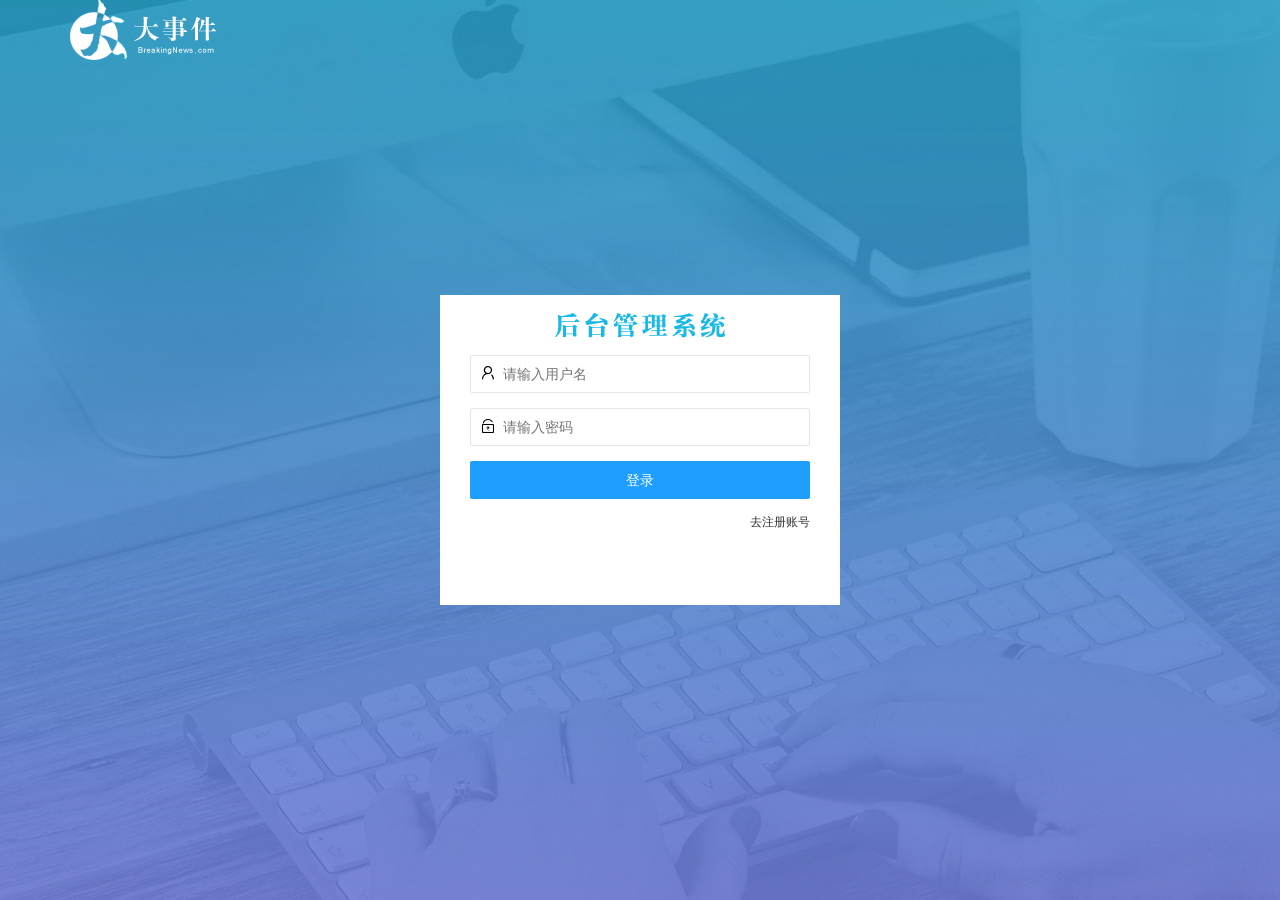
<file: login.html>
<!DOCTYPE html>
<html lang="en">

<head>
    <meta charset="UTF-8">
    <meta http-equiv="X-UA-Compatible" content="IE=edge">
    <meta name="viewport" content="width=device-width, initial-scale=1.0">
    <title>大事件-登录/注册</title>
    <!-- 导入 layui 的样式 -->
    <link rel="stylesheet" href="/assets/lib/layui/css/layui.css">
    <!-- 导入自己的样式 -->
    <link rel="stylesheet" href="/assets/css/login.css">
</head>

<body>
    <!-- 头部的 logo 区域 -->
    <div class="layui-main">
        <img src="/assets/images/logo.png" alt="">
    </div>

    <!-- 登录注册区域 -->
    <div class="loginAndRegBox">
        <div class="title-box"></div>
        <!-- 登录的 div -->
        <div class="login-box">
            <!-- 登录的表单 -->
            <form class="layui-form" id="form_login">
                <!-- 用户名 -->
                <div class="layui-form-item">
                    <i class="layui-icon layui-icon-username"></i>
                    <input type="text" name="username" required lay-verify="required" placeholder="请输入用户名"
                        autocomplete="off" class="layui-input">
                </div>
                <!-- 密码 -->
                <div class="layui-form-item">
                    <i class="layui-icon layui-icon-password"></i>
                    <input type="password" name="password" required lay-verify="required|pwd" placeholder="请输入密码"
                        autocomplete="off" class="layui-input">
                </div>
                <!-- 登录按钮 -->
                <div class="layui-form-item">
                    <button class="layui-btn layui-btn-fluid layui-btn-normal" lay-submit>登录</button>
                </div>
                <div class="layui-form-item links">
                    <a href="javascript:;" id="link_reg">去注册账号</a>
                </div>
            </form>
        </div>

        <!-- 注册盒子 -->
        <div class="reg-box">
            <!-- 注册的 div -->
            <form class="layui-form" id="form_reg">
                <!-- 用户名 -->
                <div class="layui-form-item">
                    <i class="layui-icon layui-icon-username"></i>
                    <input type="text" name="username" required lay-verify="required" placeholder="请输入用户名"
                        autocomplete="off" class="layui-input">
                </div>
                <!-- 密码 -->
                <div class="layui-form-item">
                    <i class="layui-icon layui-icon-password"></i>
                    <input type="password" name="password" required lay-verify="required|pwd" placeholder="请输入密码"
                        autocomplete="off" class="layui-input">
                </div>
                <!-- 再次密码 -->
                <div class="layui-form-item">
                    <i class="layui-icon layui-icon-password"></i>
                    <input type="password" name="repassword" required lay-verify="required|pwd|repwd"
                        placeholder="请再次输入密码" autocomplete="off" class="layui-input">
                </div>
                <!-- 注册按钮 -->
                <div class="layui-form-item">
                    <button class="layui-btn layui-btn-fluid layui-btn-normal" lay-submit>注册</button>
                </div>
                <div class="layui-form-item links">
                    <a href="javascript:;" id="link_login">去登录</a>
                </div>
            </form>
        </div>
    </div>

    <!-- 导入 layui 的js文件 -->
    <script src="/assets/lib/layui/layui.all.js"></script>
    <!-- 导入 jQuery 文件 -->
    <script src="/assets/lib/jquery.js"></script>
    <!-- 导入jq根路径的js -->
    <script src="/assets/js/baseAPI.js"></script>
    <!-- 导入自己页面的 js 文件 -->
    <script src="/assets/js/login.js"></script>
</body>

</html>
</file>
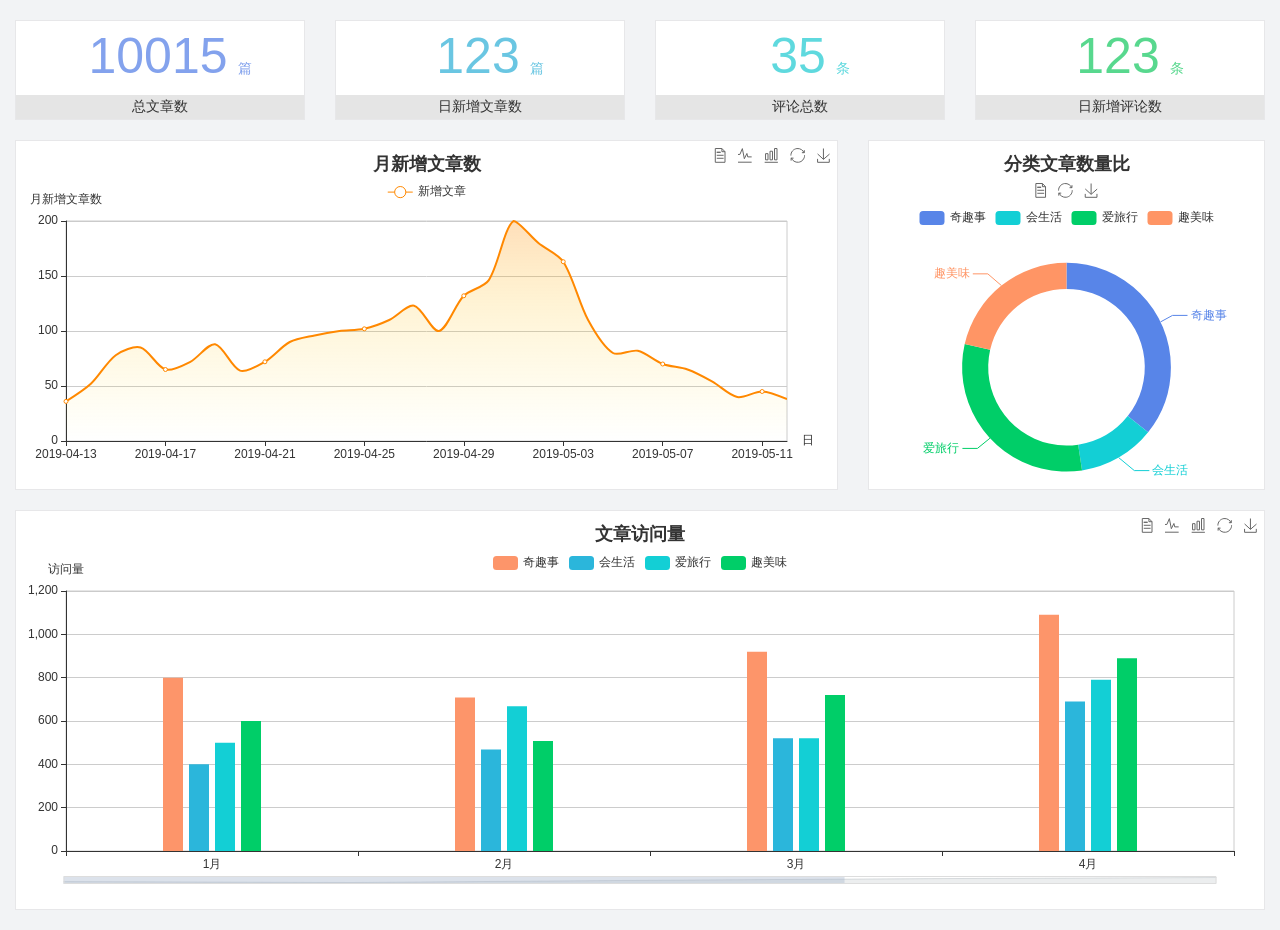
<file: home/dashboard.html>
<!DOCTYPE html>
<html lang="en">

<head>
  <meta charset="UTF-8">
  <meta name="viewport" content="width=device-width, initial-scale=1.0">
  <meta http-equiv="X-UA-Compatible" content="ie=edge">
  <title>图表统计</title>
  <link rel="stylesheet" href="../../assets/lib/bootstrap.css" />
  <link rel="stylesheet" href="../../assets/lib/main.css" />
  <script src="../../assets/lib/jquery.js"></script>
  <script type="text/javascript" src="../../assets/lib/echarts.min.js"></script>
</head>

<body>
  <div class="container-fluid">
    <div class="row spannel_list">
      <div class="col-sm-3 col-xs-6">
        <div class="spannel">
          <em>10015</em><span>篇</span>
          <b>总文章数</b>
        </div>
      </div>
      <div class="col-sm-3 col-xs-6">
        <div class="spannel scolor01">
          <em>123</em><span>篇</span>
          <b>日新增文章数</b>
        </div>
      </div>
      <div class="col-sm-3 col-xs-6">
        <div class="spannel scolor02">
          <em>35</em><span>条</span>
          <b>评论总数</b>
        </div>
      </div>
      <div class="col-sm-3 col-xs-6">
        <div class="spannel scolor03">
          <em>123</em><span>条</span>
          <b>日新增评论数</b>
        </div>
      </div>
    </div>
  </div>

  <div class="container-fluid">
    <div class="row curve-pie">
      <div class="col-lg-8 col-md-8">
        <div class="gragh_pannel" id="curve_show"></div>
      </div>
      <div class="col-lg-4 col-md-4">
        <div class="gragh_pannel" id="pie_show"></div>
      </div>
    </div>
  </div>

  <div class="container-fluid">
    <div class="column_pannel" id="column_show"></div>
  </div>

  <script>
    var oChart = echarts.init(document.getElementById('curve_show'));
    var aList_all = [
      { 'count': 36, 'date': '2019-04-13' },
      { 'count': 52, 'date': '2019-04-14' },
      { 'count': 78, 'date': '2019-04-15' },
      { 'count': 85, 'date': '2019-04-16' },
      { 'count': 65, 'date': '2019-04-17' },
      { 'count': 72, 'date': '2019-04-18' },
      { 'count': 88, 'date': '2019-04-19' },
      { 'count': 64, 'date': '2019-04-20' },
      { 'count': 72, 'date': '2019-04-21' },
      { 'count': 90, 'date': '2019-04-22' },
      { 'count': 96, 'date': '2019-04-23' },
      { 'count': 100, 'date': '2019-04-24' },
      { 'count': 102, 'date': '2019-04-25' },
      { 'count': 110, 'date': '2019-04-26' },
      { 'count': 123, 'date': '2019-04-27' },
      { 'count': 100, 'date': '2019-04-28' },
      { 'count': 132, 'date': '2019-04-29' },
      { 'count': 146, 'date': '2019-04-30' },
      { 'count': 200, 'date': '2019-05-01' },
      { 'count': 180, 'date': '2019-05-02' },
      { 'count': 163, 'date': '2019-05-03' },
      { 'count': 110, 'date': '2019-05-04' },
      { 'count': 80, 'date': '2019-05-05' },
      { 'count': 82, 'date': '2019-05-06' },
      { 'count': 70, 'date': '2019-05-07' },
      { 'count': 65, 'date': '2019-05-08' },
      { 'count': 54, 'date': '2019-05-09' },
      { 'count': 40, 'date': '2019-05-10' },
      { 'count': 45, 'date': '2019-05-11' },
      { 'count': 38, 'date': '2019-05-12' },
    ];

    let aCount = [];
    let aDate = [];

    for (var i = 0; i < aList_all.length; i++) {
      aCount.push(aList_all[i].count);
      aDate.push(aList_all[i].date);
    }

    var chartopt = {
      title: {
        text: '月新增文章数',
        left: 'center',
        top: '10'
      },
      tooltip: {
        trigger: 'axis'
      },
      legend: {
        data: ['新增文章'],
        top: '40'
      },
      toolbox: {
        show: true,
        feature: {
          mark: { show: true },
          dataView: { show: true, readOnly: false },
          magicType: { show: true, type: ['line', 'bar'] },
          restore: { show: true },
          saveAsImage: { show: true }
        }
      },
      calculable: true,
      xAxis: [
        {
          name: '日',
          type: 'category',
          boundaryGap: false,
          data: aDate
        }
      ],
      yAxis: [
        {
          name: '月新增文章数',
          type: 'value'
        }
      ],
      series: [
        {
          name: '新增文章',
          type: 'line',
          smooth: true,
          itemStyle: { normal: { areaStyle: { type: 'default' }, color: '#f80' }, lineStyle: { color: '#f80' } },
          data: aCount
        }],
      areaStyle: {
        normal: {
          color: new echarts.graphic.LinearGradient(0, 0, 0, 1, [{
            offset: 0,
            color: 'rgba(255,136,0,0.39)'
          }, {
            offset: .34,
            color: 'rgba(255,180,0,0.25)'
          }, {
            offset: 1,
            color: 'rgba(255,222,0,0.00)'
          }])

        }
      },
      grid: {
        show: true,
        x: 50,
        x2: 50,
        y: 80,
        height: 220
      }
    };

    oChart.setOption(chartopt);


    var oPie = echarts.init(document.getElementById('pie_show'));
    var oPieopt =
    {
      title: {
        top: 10,
        text: '分类文章数量比',
        x: 'center'
      },
      tooltip: {
        trigger: 'item',
        formatter: "{a} <br/>{b} : {c} ({d}%)"
      },
      color: ['#5885e8', '#13cfd5', '#00ce68', '#ff9565'],
      legend: {
        x: 'center',
        top: 65,
        data: ['奇趣事', '会生活', '爱旅行', '趣美味']
      },
      toolbox: {
        show: true,
        x: 'center',
        top: 35,
        feature: {
          mark: { show: true },
          dataView: { show: true, readOnly: false },
          magicType: {
            show: true,
            type: ['pie', 'funnel'],
            option: {
              funnel: {
                x: '25%',
                width: '50%',
                funnelAlign: 'left',
                max: 1548
              }
            }
          },
          restore: { show: true },
          saveAsImage: { show: true }
        }
      },
      calculable: true,
      series: [
        {
          name: '访问来源',
          type: 'pie',
          radius: ['45%', '60%'],
          center: ['50%', '65%'],
          data: [
            { value: 300, name: '奇趣事' },
            { value: 100, name: '会生活' },
            { value: 260, name: '爱旅行' },
            { value: 180, name: '趣美味' }
          ]
        }
      ]
    };
    oPie.setOption(oPieopt);



    var oColumn = this.echarts.init(document.getElementById('column_show'));
    var oColumnopt =
    {
      title: {
        text: '文章访问量',
        left: 'center',
        top: '10'
      },
      tooltip: {
        trigger: 'axis'
      },
      legend: {
        data: ['奇趣事', '会生活', '爱旅行', '趣美味'],
        top: '40'
      },
      toolbox: {
        show: true,
        feature: {
          mark: { show: true },
          dataView: { show: true, readOnly: false },
          magicType: { show: true, type: ['line', 'bar'] },
          restore: { show: true },
          saveAsImage: { show: true }
        }
      },
      calculable: true,
      xAxis: [
        {
          type: 'category',
          data: ['1月', '2月', '3月', '4月', '5月']
        }
      ],
      yAxis: [
        {
          name: '访问量',
          type: 'value'
        }
      ],
      series: [
        {
          name: '奇趣事',
          type: 'bar',
          barWidth: 20,
          itemStyle: {
            normal: { areaStyle: { type: 'default' }, color: '#fd956a' }
          },
          data: [800, 708, 920, 1090, 1200]
        },
        {
          name: '会生活',
          type: 'bar',
          barWidth: 20,
          itemStyle: {
            normal: { areaStyle: { type: 'default' }, color: '#2bb6db' }
          },
          data: [400, 468, 520, 690, 800]
        },
        {
          name: '爱旅行',
          type: 'bar',
          barWidth: 20,
          itemStyle: {
            normal: { areaStyle: { type: 'default' }, color: '#13cfd5' }
          },
          data: [500, 668, 520, 790, 900]
        },
        {
          name: '趣美味',
          type: 'bar',
          barWidth: 20,
          itemStyle: {
            normal: { areaStyle: { type: 'default' }, color: '#00ce68' }
          },
          data: [600, 508, 720, 890, 1000]
        }
      ],
      grid: {
        show: true,
        x: 50,
        x2: 30,
        y: 80,
        height: 260
      },
      dataZoom: [//给x轴设置滚动条
        {
          start: 0,//默认为0
          end: 100 - 1000 / 31,//默认为100
          type: 'slider',
          show: true,
          xAxisIndex: [0],
          handleSize: 0,//滑动条的 左右2个滑动条的大小
          height: 8,//组件高度
          left: 45, //左边的距离
          right: 50,//右边的距离
          bottom: 26,//右边的距离
          handleColor: '#ddd',//h滑动图标的颜色
          handleStyle: {
            borderColor: "#cacaca",
            borderWidth: "1",
            shadowBlur: 2,
            background: "#ddd",
            shadowColor: "#ddd",
          }
        }]
    };
    oColumn.setOption(oColumnopt);
  </script>
</body>

</html>
</file>
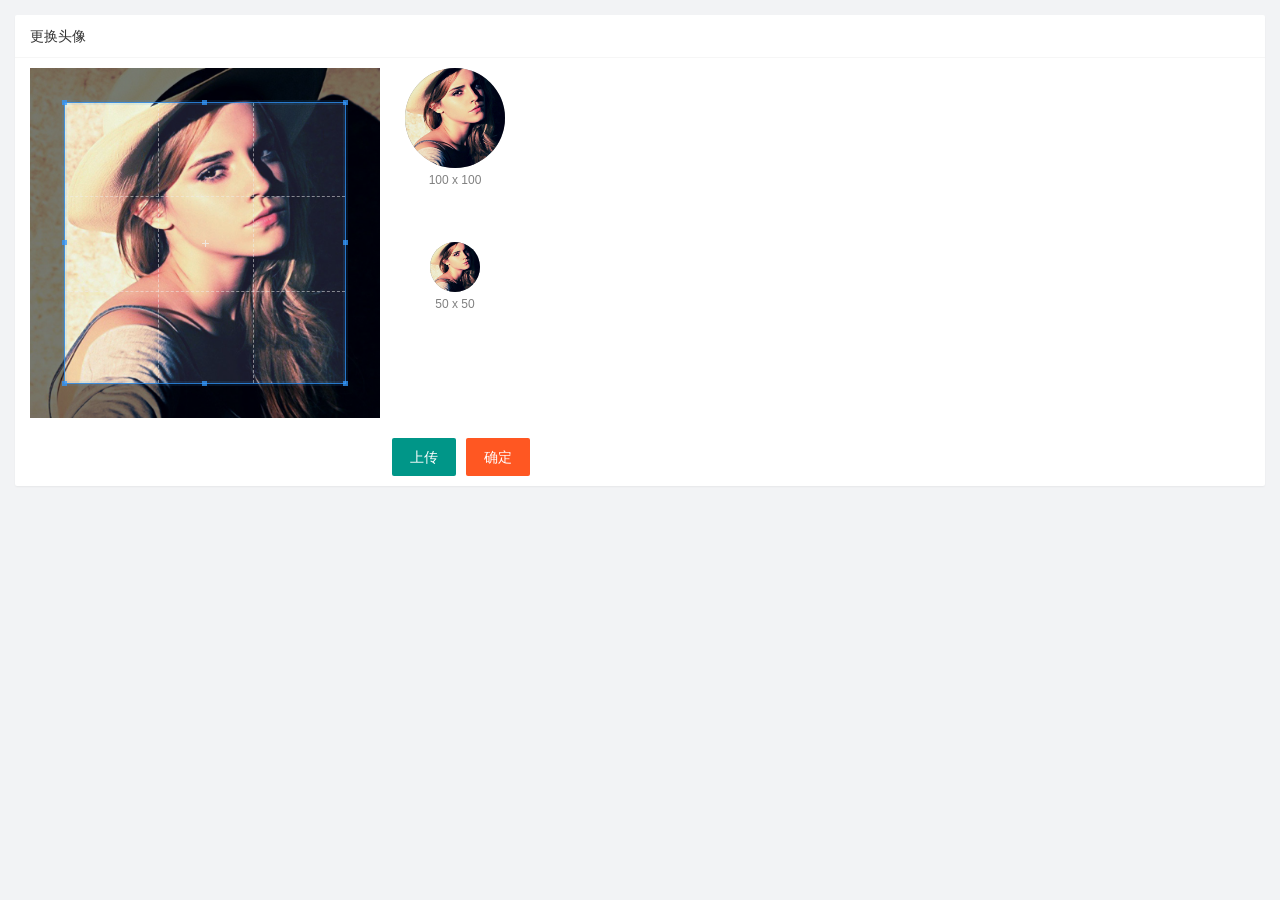
<file: user/user_avatar.html>
<!DOCTYPE html>
<html lang="en">

<head>
    <meta charset="UTF-8">
    <meta http-equiv="X-UA-Compatible" content="IE=edge">
    <meta name="viewport" content="width=device-width, initial-scale=1.0">
    <title>Document</title>
    <link rel="stylesheet" href="/assets/lib/cropper/cropper.css" />
    <link rel="stylesheet" href="/assets/lib/layui/css/layui.css" />
    <link rel="stylesheet" href="/assets/css/user/user_avatar.css" />
</head>

<body>
    <!-- 卡片区域 -->
    <div class="layui-card">
        <div class="layui-card-header">更换头像</div>
        <div class="layui-card-body">
            <!-- 第一行的图片裁剪和预览区域 -->
            <div class="row1">
                <!-- 图片裁剪区域 -->
                <div class="cropper-box">
                    <!-- 这个 img 标签很重要，将来会把它初始化为裁剪区域 -->
                    <img id="image" src="/assets/images/sample.jpg" />
                </div>
                <!-- 图片的预览区域 -->
                <div class="preview-box">
                    <div>
                        <!-- 宽高为 100px 的预览区域 -->
                        <div class="img-preview w100"></div>
                        <p class="size">100 x 100</p>
                    </div>
                    <div>
                        <!-- 宽高为 50px 的预览区域 -->
                        <div class="img-preview w50"></div>
                        <p class="size">50 x 50</p>
                    </div>
                </div>
            </div>

            <!-- 第二行的按钮区域 -->
            <div class="row2">
                <!-- 通过 accept 属性，可以指定，允许用户选择什么类型的文件 -->
                <input type="file" id="file" accept="image/png,image/jpeg" />
                <button type="button" class="layui-btn" id="btnChooseImage">上传</button>
                <button type="button" class="layui-btn layui-btn-danger" id="btnUpload">确定</button>
            </div>
        </div>
    </div>
    <script src="/assets/lib/layui/layui.all.js"></script>
    <script src="/assets/lib/jquery.js"></script>
    <script src="/assets/lib/cropper/Cropper.js"></script>
    <script src="/assets/lib/cropper/jquery-cropper.js"></script>
    <script src="/assets/js/baseAPI.js"> </script>
    <script src="/assets/js/user/user_avatar.js"></script>
</body>

</html>
</file>
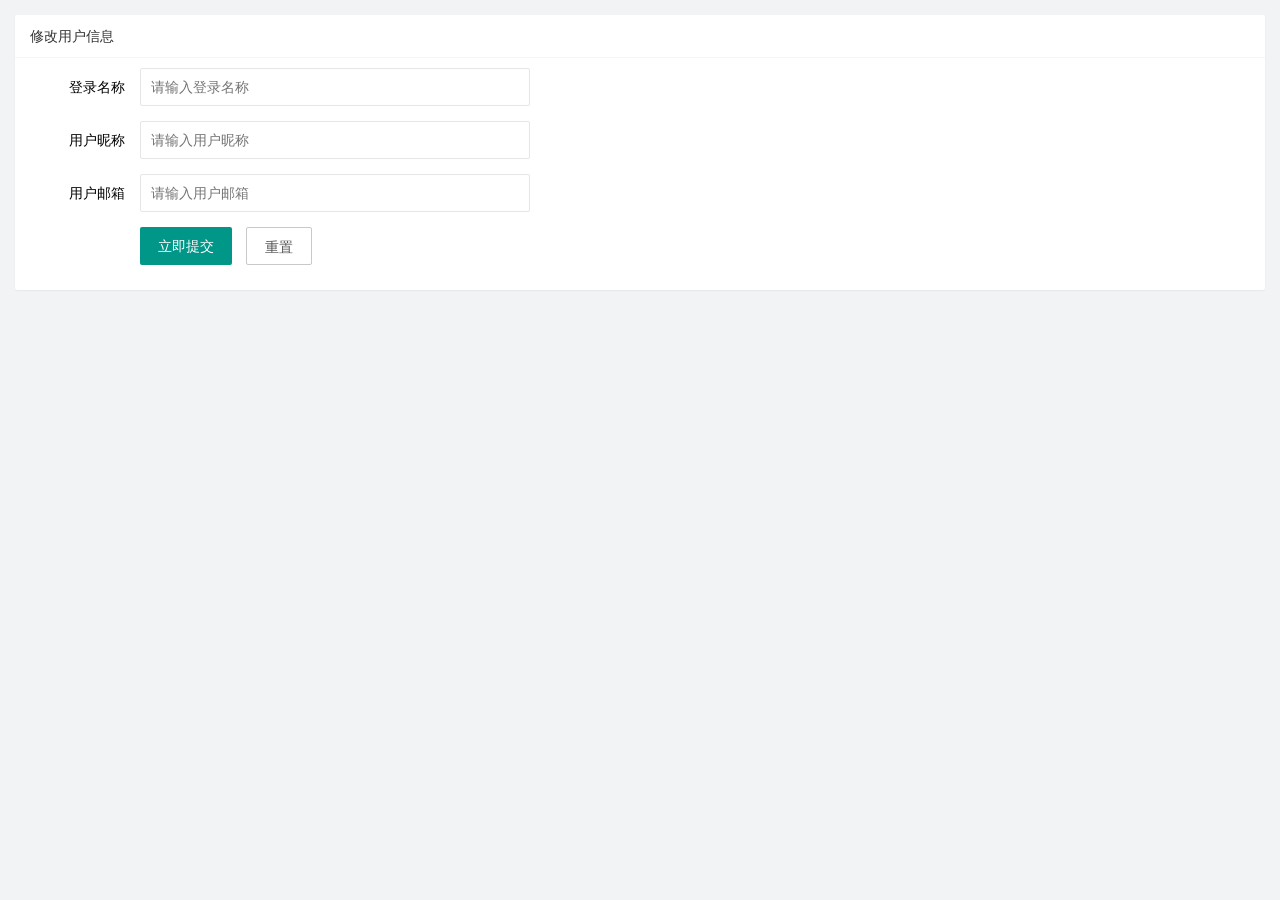
<file: user/user_info.html>
<!DOCTYPE html>
<html lang="en">

<head>
    <meta charset="UTF-8">
    <meta http-equiv="X-UA-Compatible" content="IE=edge">
    <meta name="viewport" content="width=device-width, initial-scale=1.0">
    <title>Document</title>
    <!-- 导入 layui 的样式 -->
    <link rel="stylesheet" href="/assets/lib/layui/css/layui.css" />
    <!-- 导入自己的样式 -->
    <link rel="stylesheet" href="/assets/css/user/user_info.css" />
</head>

<body>
    <!-- 卡片区域 -->
    <div class="layui-card">
        <div class="layui-card-header">修改用户信息</div>
        <div class="layui-card-body">
            <!-- 表单区域 -->
            <form class="layui-form" lay-filter="formUserInfo">
                <!-- 这是一个隐藏域 -->
                <input type="hidden" name="id" value="" />
                <div class="layui-form-item">
                    <label class="layui-form-label">登录名称</label>
                    <div class="layui-input-block">
                        <input type="text" name="username" required lay-verify="required" placeholder="请输入登录名称"
                            autocomplete="off" class="layui-input" readonly>
                    </div>
                </div>
                <div class="layui-form-item">
                    <label class="layui-form-label">用户昵称</label>
                    <div class="layui-input-block">
                        <input type="text" name="nickname" required lay-verify="required|nickname" placeholder="请输入用户昵称"
                            autocomplete="off" class="layui-input">
                    </div>
                </div>
                <div class="layui-form-item">
                    <label class="layui-form-label">用户邮箱</label>
                    <div class="layui-input-block">
                        <input type="text" name="email" required lay-verify="required|email" placeholder="请输入用户邮箱"
                            autocomplete="off" class="layui-input">
                    </div>
                </div>
                <div class="layui-form-item">
                    <div class="layui-input-block">
                        <button class="layui-btn" lay-submit lay-filter="formDemo">立即提交</button>
                        <button type="reset" class="layui-btn layui-btn-primary" id="btnReset">重置</button>
                    </div>
                </div>
            </form>
        </div>
    </div>

    <!-- 导入 layui 的js -->
    <script src="/assets/lib/layui/layui.all.js"></script>
    <!-- 导入 jQuery  -->
    <script src="/assets/lib/jquery.js"></script>
    <!-- 导入 baseAPI 拼接根目录 -->
    <script src="/assets/js/baseAPI.js"></script>
    <!-- 导入自己的 js -->
    <script src="/assets/js/user/user_info.js"></script>
</body>

</html>
</file>
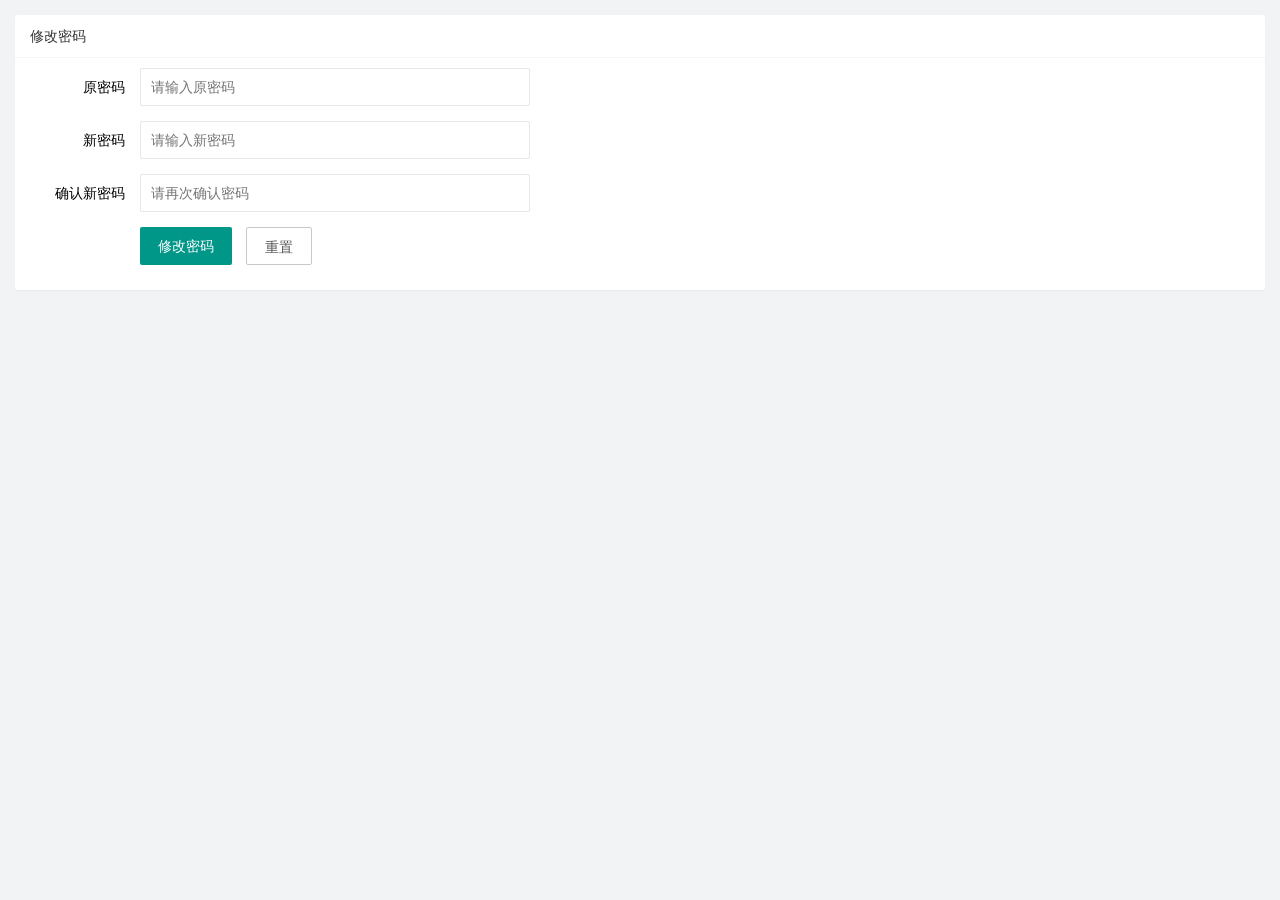
<file: user/user_pwd.html>
<!DOCTYPE html>
<html lang="en">

<head>
    <meta charset="UTF-8">
    <meta http-equiv="X-UA-Compatible" content="IE=edge">
    <meta name="viewport" content="width=device-width, initial-scale=1.0">
    <title>Document</title>
    <link rel="stylesheet" href="/assets/lib/layui/css/layui.css">
    <link rel="stylesheet" href="/assets/css/user/user_pwd.css">
</head>

<body>
    <!-- 卡片区域 -->
    <div class="layui-card">
        <div class="layui-card-header">修改密码</div>
        <div class="layui-card-body">
            <form class="layui-form" action="">
                <div class="layui-form-item">
                    <label class="layui-form-label">原密码</label>
                    <div class="layui-input-block">
                        <input type="password" name="oldPwd" required lay-verify="required|pwd" placeholder="请输入原密码"
                            autocomplete="off" class="layui-input">
                    </div>
                </div>
                <div class="layui-form-item">
                    <label class="layui-form-label">新密码</label>
                    <div class="layui-input-block">
                        <input type="password" name="newPwd" required lay-verify="required|pwd|samePwd"
                            placeholder="请输入新密码" autocomplete="off" class="layui-input">
                    </div>
                </div>
                <div class="layui-form-item">
                    <label class="layui-form-label">确认新密码</label>
                    <div class="layui-input-block">
                        <input type="password" name="rePwd" required lay-verify="required|pwd|samePwd|rePwd"
                            placeholder="请再次确认密码" autocomplete="off" class="layui-input">
                    </div>
                </div>
                <div class="layui-form-item">
                    <div class="layui-input-block">
                        <button class="layui-btn" lay-submit lay-filter="formDemo">修改密码</button>
                        <button type="reset" class="layui-btn layui-btn-primary" id="btnReset">重置</button>
                    </div>
                </div>
            </form>
        </div>
    </div>

    <!-- 导入 layui 的 js -->
    <script src="/assets/lib/layui/layui.all.js"></script>
    <!-- 导入 jQuery  -->
    <script src="/assets/lib/jquery.js"></script>
    <!-- 导入 baseAPI 拼接根目录的 js -->
    <script src="/assets/js/baseAPI.js"></script>
    <!-- 导入自己的 js -->
    <script src="/assets/js/user/user_pwd.js"></script>
</body>

</html>
</file>
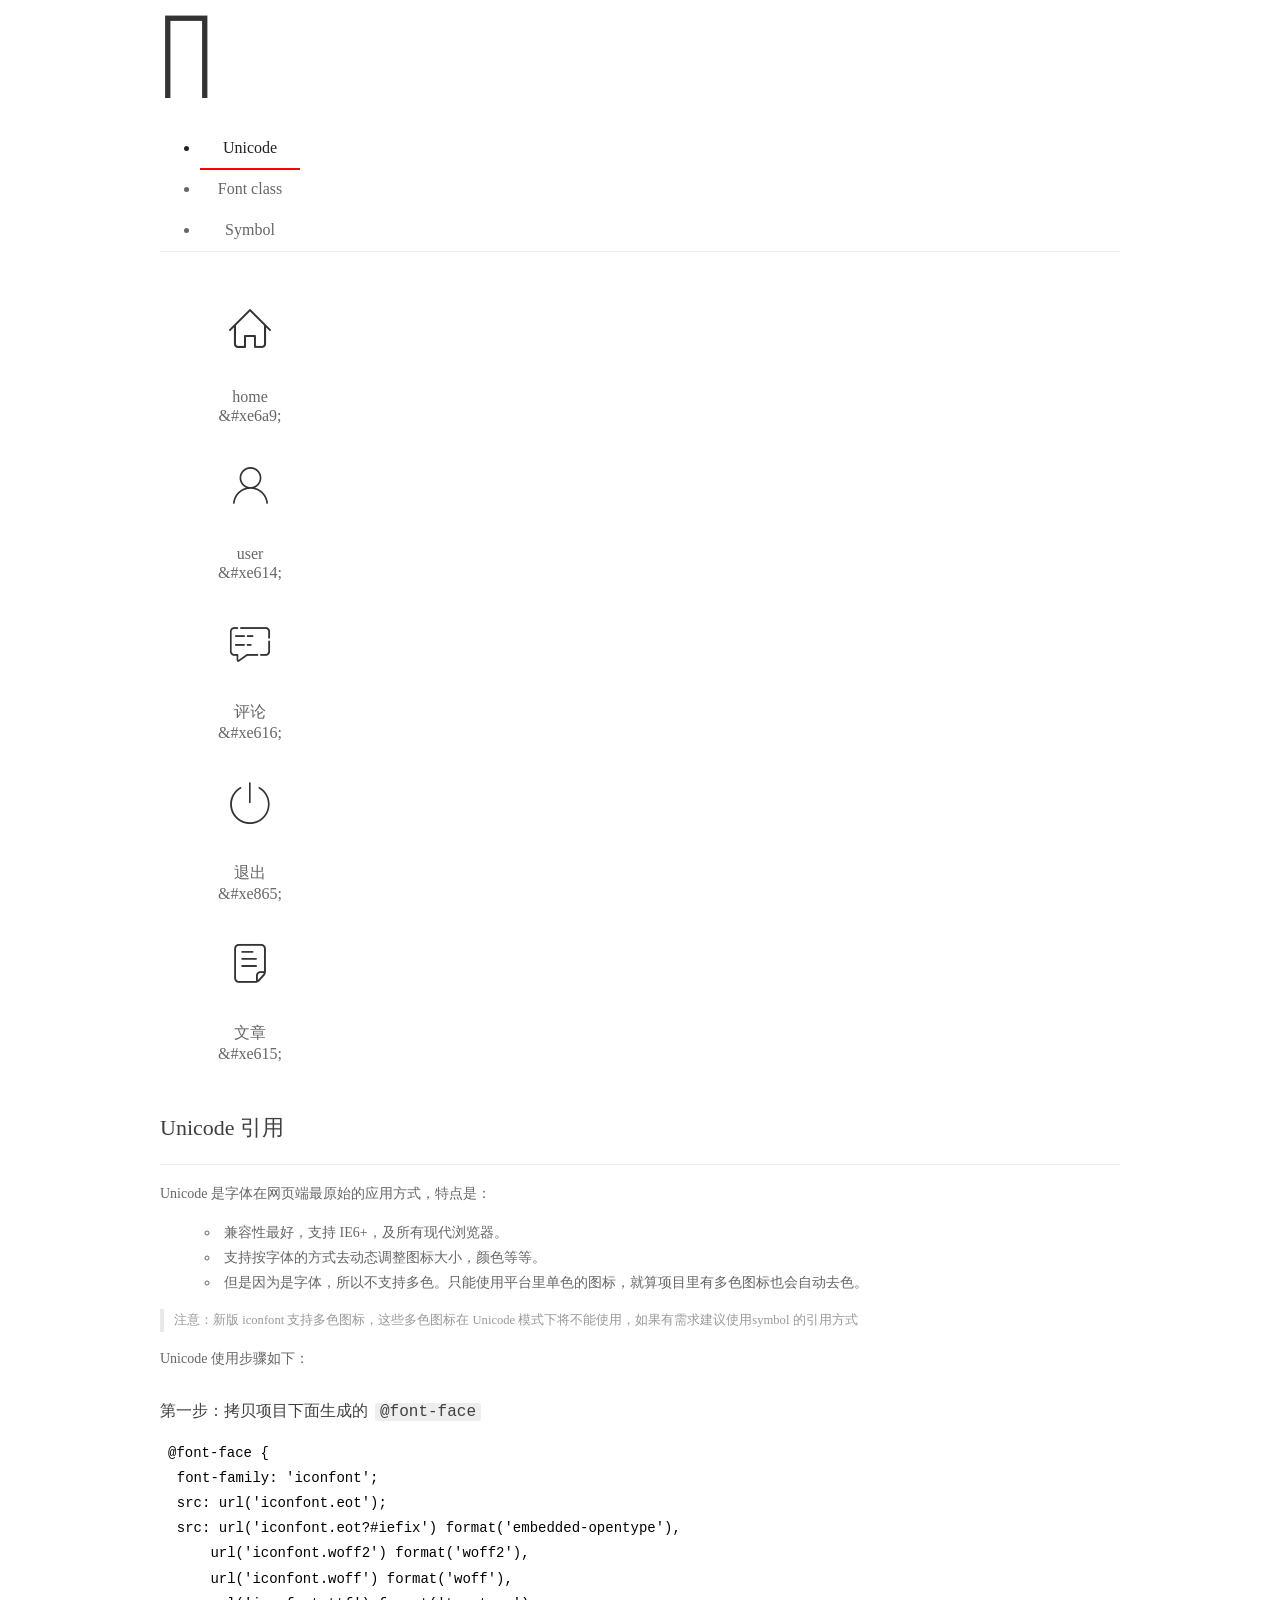
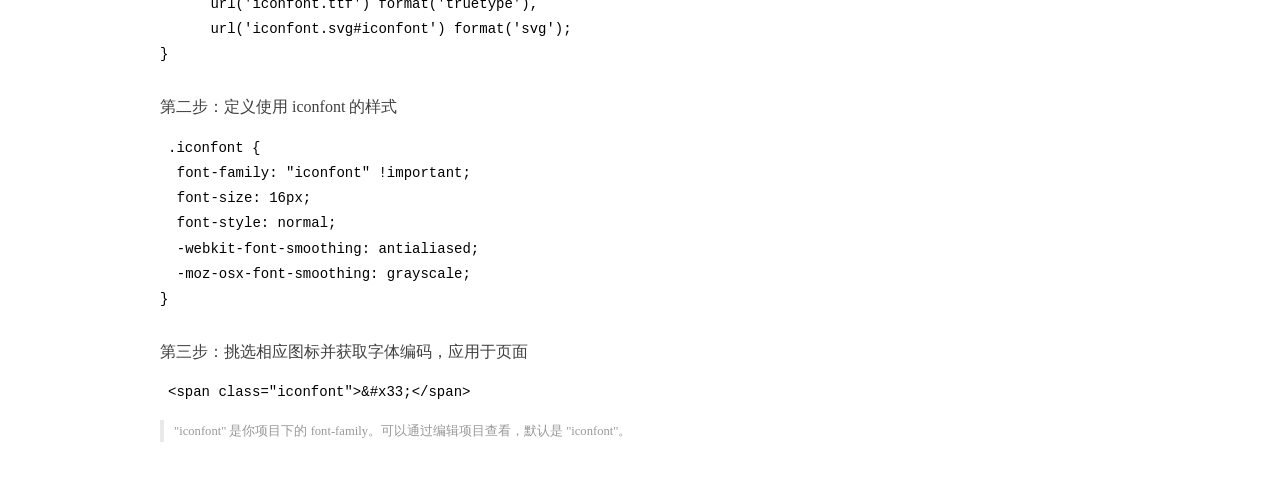
<file: assets/fonts/demo_index.html>
<!DOCTYPE html>
<html>
<head>
  <meta charset="utf-8"/>
  <title>IconFont Demo</title>
  <link rel="shortcut icon" href="https://gtms04.alicdn.com/tps/i4/TB1_oz6GVXXXXaFXpXXJDFnIXXX-64-64.ico" type="image/x-icon"/>
  <link rel="stylesheet" href="https://g.alicdn.com/thx/cube/1.3.2/cube.min.css">
  <link rel="stylesheet" href="demo.css">
  <link rel="stylesheet" href="iconfont.css">
  <script src="iconfont.js"></script>
  <!-- jQuery -->
  <script src="https://a1.alicdn.com/oss/uploads/2018/12/26/7bfddb60-08e8-11e9-9b04-53e73bb6408b.js"></script>
  <!-- 代码高亮 -->
  <script src="https://a1.alicdn.com/oss/uploads/2018/12/26/a3f714d0-08e6-11e9-8a15-ebf944d7534c.js"></script>
</head>
<body>
  <div class="main">
    <h1 class="logo"><a href="https://www.iconfont.cn/" title="iconfont 首页" target="_blank">&#xe86b;</a></h1>
    <div class="nav-tabs">
      <ul id="tabs" class="dib-box">
        <li class="dib active"><span>Unicode</span></li>
        <li class="dib"><span>Font class</span></li>
        <li class="dib"><span>Symbol</span></li>
      </ul>
      
    </div>
    <div class="tab-container">
      <div class="content unicode" style="display: block;">
          <ul class="icon_lists dib-box">
          
            <li class="dib">
              <span class="icon iconfont">&#xe6a9;</span>
                <div class="name">home</div>
                <div class="code-name">&amp;#xe6a9;</div>
              </li>
          
            <li class="dib">
              <span class="icon iconfont">&#xe614;</span>
                <div class="name">user</div>
                <div class="code-name">&amp;#xe614;</div>
              </li>
          
            <li class="dib">
              <span class="icon iconfont">&#xe616;</span>
                <div class="name">评论</div>
                <div class="code-name">&amp;#xe616;</div>
              </li>
          
            <li class="dib">
              <span class="icon iconfont">&#xe865;</span>
                <div class="name">退出</div>
                <div class="code-name">&amp;#xe865;</div>
              </li>
          
            <li class="dib">
              <span class="icon iconfont">&#xe615;</span>
                <div class="name">文章</div>
                <div class="code-name">&amp;#xe615;</div>
              </li>
          
          </ul>
          <div class="article markdown">
          <h2 id="unicode-">Unicode 引用</h2>
          <hr>

          <p>Unicode 是字体在网页端最原始的应用方式，特点是：</p>
          <ul>
            <li>兼容性最好，支持 IE6+，及所有现代浏览器。</li>
            <li>支持按字体的方式去动态调整图标大小，颜色等等。</li>
            <li>但是因为是字体，所以不支持多色。只能使用平台里单色的图标，就算项目里有多色图标也会自动去色。</li>
          </ul>
          <blockquote>
            <p>注意：新版 iconfont 支持多色图标，这些多色图标在 Unicode 模式下将不能使用，如果有需求建议使用symbol 的引用方式</p>
          </blockquote>
          <p>Unicode 使用步骤如下：</p>
          <h3 id="-font-face">第一步：拷贝项目下面生成的 <code>@font-face</code></h3>
<pre><code class="language-css"
>@font-face {
  font-family: 'iconfont';
  src: url('iconfont.eot');
  src: url('iconfont.eot?#iefix') format('embedded-opentype'),
      url('iconfont.woff2') format('woff2'),
      url('iconfont.woff') format('woff'),
      url('iconfont.ttf') format('truetype'),
      url('iconfont.svg#iconfont') format('svg');
}
</code></pre>
          <h3 id="-iconfont-">第二步：定义使用 iconfont 的样式</h3>
<pre><code class="language-css"
>.iconfont {
  font-family: "iconfont" !important;
  font-size: 16px;
  font-style: normal;
  -webkit-font-smoothing: antialiased;
  -moz-osx-font-smoothing: grayscale;
}
</code></pre>
          <h3 id="-">第三步：挑选相应图标并获取字体编码，应用于页面</h3>
<pre>
<code class="language-html"
>&lt;span class="iconfont"&gt;&amp;#x33;&lt;/span&gt;
</code></pre>
          <blockquote>
            <p>"iconfont" 是你项目下的 font-family。可以通过编辑项目查看，默认是 "iconfont"。</p>
          </blockquote>
          </div>
      </div>
      <div class="content font-class">
        <ul class="icon_lists dib-box">
          
          <li class="dib">
            <span class="icon iconfont icon-home"></span>
            <div class="name">
              home
            </div>
            <div class="code-name">.icon-home
            </div>
          </li>
          
          <li class="dib">
            <span class="icon iconfont icon-user"></span>
            <div class="name">
              user
            </div>
            <div class="code-name">.icon-user
            </div>
          </li>
          
          <li class="dib">
            <span class="icon iconfont icon-pinglun"></span>
            <div class="name">
              评论
            </div>
            <div class="code-name">.icon-pinglun
            </div>
          </li>
          
          <li class="dib">
            <span class="icon iconfont icon-tuichu"></span>
            <div class="name">
              退出
            </div>
            <div class="code-name">.icon-tuichu
            </div>
          </li>
          
          <li class="dib">
            <span class="icon iconfont icon-16"></span>
            <div class="name">
              文章
            </div>
            <div class="code-name">.icon-16
            </div>
          </li>
          
        </ul>
        <div class="article markdown">
        <h2 id="font-class-">font-class 引用</h2>
        <hr>

        <p>font-class 是 Unicode 使用方式的一种变种，主要是解决 Unicode 书写不直观，语意不明确的问题。</p>
        <p>与 Unicode 使用方式相比，具有如下特点：</p>
        <ul>
          <li>兼容性良好，支持 IE8+，及所有现代浏览器。</li>
          <li>相比于 Unicode 语意明确，书写更直观。可以很容易分辨这个 icon 是什么。</li>
          <li>因为使用 class 来定义图标，所以当要替换图标时，只需要修改 class 里面的 Unicode 引用。</li>
          <li>不过因为本质上还是使用的字体，所以多色图标还是不支持的。</li>
        </ul>
        <p>使用步骤如下：</p>
        <h3 id="-fontclass-">第一步：引入项目下面生成的 fontclass 代码：</h3>
<pre><code class="language-html">&lt;link rel="stylesheet" href="./iconfont.css"&gt;
</code></pre>
        <h3 id="-">第二步：挑选相应图标并获取类名，应用于页面：</h3>
<pre><code class="language-html">&lt;span class="iconfont icon-xxx"&gt;&lt;/span&gt;
</code></pre>
        <blockquote>
          <p>"
            iconfont" 是你项目下的 font-family。可以通过编辑项目查看，默认是 "iconfont"。</p>
        </blockquote>
      </div>
      </div>
      <div class="content symbol">
          <ul class="icon_lists dib-box">
          
            <li class="dib">
                <svg class="icon svg-icon" aria-hidden="true">
                  <use xlink:href="#icon-home"></use>
                </svg>
                <div class="name">home</div>
                <div class="code-name">#icon-home</div>
            </li>
          
            <li class="dib">
                <svg class="icon svg-icon" aria-hidden="true">
                  <use xlink:href="#icon-user"></use>
                </svg>
                <div class="name">user</div>
                <div class="code-name">#icon-user</div>
            </li>
          
            <li class="dib">
                <svg class="icon svg-icon" aria-hidden="true">
                  <use xlink:href="#icon-pinglun"></use>
                </svg>
                <div class="name">评论</div>
                <div class="code-name">#icon-pinglun</div>
            </li>
          
            <li class="dib">
                <svg class="icon svg-icon" aria-hidden="true">
                  <use xlink:href="#icon-tuichu"></use>
                </svg>
                <div class="name">退出</div>
                <div class="code-name">#icon-tuichu</div>
            </li>
          
            <li class="dib">
                <svg class="icon svg-icon" aria-hidden="true">
                  <use xlink:href="#icon-16"></use>
                </svg>
                <div class="name">文章</div>
                <div class="code-name">#icon-16</div>
            </li>
          
          </ul>
          <div class="article markdown">
          <h2 id="symbol-">Symbol 引用</h2>
          <hr>

          <p>这是一种全新的使用方式，应该说这才是未来的主流，也是平台目前推荐的用法。相关介绍可以参考这篇<a href="">文章</a>
            这种用法其实是做了一个 SVG 的集合，与另外两种相比具有如下特点：</p>
          <ul>
            <li>支持多色图标了，不再受单色限制。</li>
            <li>通过一些技巧，支持像字体那样，通过 <code>font-size</code>, <code>color</code> 来调整样式。</li>
            <li>兼容性较差，支持 IE9+，及现代浏览器。</li>
            <li>浏览器渲染 SVG 的性能一般，还不如 png。</li>
          </ul>
          <p>使用步骤如下：</p>
          <h3 id="-symbol-">第一步：引入项目下面生成的 symbol 代码：</h3>
<pre><code class="language-html">&lt;script src="./iconfont.js"&gt;&lt;/script&gt;
</code></pre>
          <h3 id="-css-">第二步：加入通用 CSS 代码（引入一次就行）：</h3>
<pre><code class="language-html">&lt;style&gt;
.icon {
  width: 1em;
  height: 1em;
  vertical-align: -0.15em;
  fill: currentColor;
  overflow: hidden;
}
&lt;/style&gt;
</code></pre>
          <h3 id="-">第三步：挑选相应图标并获取类名，应用于页面：</h3>
<pre><code class="language-html">&lt;svg class="icon" aria-hidden="true"&gt;
  &lt;use xlink:href="#icon-xxx"&gt;&lt;/use&gt;
&lt;/svg&gt;
</code></pre>
          </div>
      </div>

    </div>
  </div>
  <script>
  $(document).ready(function () {
      $('.tab-container .content:first').show()

      $('#tabs li').click(function (e) {
        var tabContent = $('.tab-container .content')
        var index = $(this).index()

        if ($(this).hasClass('active')) {
          return
        } else {
          $('#tabs li').removeClass('active')
          $(this).addClass('active')

          tabContent.hide().eq(index).fadeIn()
        }
      })
    })
  </script>
</body>
</html>
</file>
<file: assets/lib/layui/css/layui.css>
/** layui-v2.5.5 MIT License By https://www.layui.com */
 .layui-inline,img{display:inline-block;vertical-align:middle}h1,h2,h3,h4,h5,h6{font-weight:400}.layui-edge,.layui-header,.layui-inline,.layui-main{position:relative}.layui-body,.layui-edge,.layui-elip{overflow:hidden}.layui-btn,.layui-edge,.layui-inline,img{vertical-align:middle}.layui-btn,.layui-disabled,.layui-icon,.layui-unselect{-moz-user-select:none;-webkit-user-select:none;-ms-user-select:none}.layui-elip,.layui-form-checkbox span,.layui-form-pane .layui-form-label{text-overflow:ellipsis;white-space:nowrap}.layui-breadcrumb,.layui-tree-btnGroup{visibility:hidden}blockquote,body,button,dd,div,dl,dt,form,h1,h2,h3,h4,h5,h6,input,li,ol,p,pre,td,textarea,th,ul{margin:0;padding:0;-webkit-tap-highlight-color:rgba(0,0,0,0)}a:active,a:hover{outline:0}img{border:none}li{list-style:none}table{border-collapse:collapse;border-spacing:0}h4,h5,h6{font-size:100%}button,input,optgroup,option,select,textarea{font-family:inherit;font-size:inherit;font-style:inherit;font-weight:inherit;outline:0}pre{white-space:pre-wrap;white-space:-moz-pre-wrap;white-space:-pre-wrap;white-space:-o-pre-wrap;word-wrap:break-word}body{line-height:24px;font:14px Helvetica Neue,Helvetica,PingFang SC,Tahoma,Arial,sans-serif}hr{height:1px;margin:10px 0;border:0;clear:both}a{color:#333;text-decoration:none}a:hover{color:#777}a cite{font-style:normal;*cursor:pointer}.layui-border-box,.layui-border-box *{box-sizing:border-box}.layui-box,.layui-box *{box-sizing:content-box}.layui-clear{clear:both;*zoom:1}.layui-clear:after{content:'\20';clear:both;*zoom:1;display:block;height:0}.layui-inline{*display:inline;*zoom:1}.layui-edge{display:inline-block;width:0;height:0;border-width:6px;border-style:dashed;border-color:transparent}.layui-edge-top{top:-4px;border-bottom-color:#999;border-bottom-style:solid}.layui-edge-right{border-left-color:#999;border-left-style:solid}.layui-edge-bottom{top:2px;border-top-color:#999;border-top-style:solid}.layui-edge-left{border-right-color:#999;border-right-style:solid}.layui-disabled,.layui-disabled:hover{color:#d2d2d2!important;cursor:not-allowed!important}.layui-circle{border-radius:100%}.layui-show{display:block!important}.layui-hide{display:none!important}@font-face{font-family:layui-icon;src:url(../font/iconfont.eot?v=250);src:url(../font/iconfont.eot?v=250#iefix) format('embedded-opentype'),url(../font/iconfont.woff2?v=250) format('woff2'),url(../font/iconfont.woff?v=250) format('woff'),url(../font/iconfont.ttf?v=250) format('truetype'),url(../font/iconfont.svg?v=250#layui-icon) format('svg')}.layui-icon{font-family:layui-icon!important;font-size:16px;font-style:normal;-webkit-font-smoothing:antialiased;-moz-osx-font-smoothing:grayscale}.layui-icon-reply-fill:before{content:"\e611"}.layui-icon-set-fill:before{content:"\e614"}.layui-icon-menu-fill:before{content:"\e60f"}.layui-icon-search:before{content:"\e615"}.layui-icon-share:before{content:"\e641"}.layui-icon-set-sm:before{content:"\e620"}.layui-icon-engine:before{content:"\e628"}.layui-icon-close:before{content:"\1006"}.layui-icon-close-fill:before{content:"\1007"}.layui-icon-chart-screen:before{content:"\e629"}.layui-icon-star:before{content:"\e600"}.layui-icon-circle-dot:before{content:"\e617"}.layui-icon-chat:before{content:"\e606"}.layui-icon-release:before{content:"\e609"}.layui-icon-list:before{content:"\e60a"}.layui-icon-chart:before{content:"\e62c"}.layui-icon-ok-circle:before{content:"\1005"}.layui-icon-layim-theme:before{content:"\e61b"}.layui-icon-table:before{content:"\e62d"}.layui-icon-right:before{content:"\e602"}.layui-icon-left:before{content:"\e603"}.layui-icon-cart-simple:before{content:"\e698"}.layui-icon-face-cry:before{content:"\e69c"}.layui-icon-face-smile:before{content:"\e6af"}.layui-icon-survey:before{content:"\e6b2"}.layui-icon-tree:before{content:"\e62e"}.layui-icon-upload-circle:before{content:"\e62f"}.layui-icon-add-circle:before{content:"\e61f"}.layui-icon-download-circle:before{content:"\e601"}.layui-icon-templeate-1:before{content:"\e630"}.layui-icon-util:before{content:"\e631"}.layui-icon-face-surprised:before{content:"\e664"}.layui-icon-edit:before{content:"\e642"}.layui-icon-speaker:before{content:"\e645"}.layui-icon-down:before{content:"\e61a"}.layui-icon-file:before{content:"\e621"}.layui-icon-layouts:before{content:"\e632"}.layui-icon-rate-half:before{content:"\e6c9"}.layui-icon-add-circle-fine:before{content:"\e608"}.layui-icon-prev-circle:before{content:"\e633"}.layui-icon-read:before{content:"\e705"}.layui-icon-404:before{content:"\e61c"}.layui-icon-carousel:before{content:"\e634"}.layui-icon-help:before{content:"\e607"}.layui-icon-code-circle:before{content:"\e635"}.layui-icon-water:before{content:"\e636"}.layui-icon-username:before{content:"\e66f"}.layui-icon-find-fill:before{content:"\e670"}.layui-icon-about:before{content:"\e60b"}.layui-icon-location:before{content:"\e715"}.layui-icon-up:before{content:"\e619"}.layui-icon-pause:before{content:"\e651"}.layui-icon-date:before{content:"\e637"}.layui-icon-layim-uploadfile:before{content:"\e61d"}.layui-icon-delete:before{content:"\e640"}.layui-icon-play:before{content:"\e652"}.layui-icon-top:before{content:"\e604"}.layui-icon-friends:before{content:"\e612"}.layui-icon-refresh-3:before{content:"\e9aa"}.layui-icon-ok:before{content:"\e605"}.layui-icon-layer:before{content:"\e638"}.layui-icon-face-smile-fine:before{content:"\e60c"}.layui-icon-dollar:before{content:"\e659"}.layui-icon-group:before{content:"\e613"}.layui-icon-layim-download:before{content:"\e61e"}.layui-icon-picture-fine:before{content:"\e60d"}.layui-icon-link:before{content:"\e64c"}.layui-icon-diamond:before{content:"\e735"}.layui-icon-log:before{content:"\e60e"}.layui-icon-rate-solid:before{content:"\e67a"}.layui-icon-fonts-del:before{content:"\e64f"}.layui-icon-unlink:before{content:"\e64d"}.layui-icon-fonts-clear:before{content:"\e639"}.layui-icon-triangle-r:before{content:"\e623"}.layui-icon-circle:before{content:"\e63f"}.layui-icon-radio:before{content:"\e643"}.layui-icon-align-center:before{content:"\e647"}.layui-icon-align-right:before{content:"\e648"}.layui-icon-align-left:before{content:"\e649"}.layui-icon-loading-1:before{content:"\e63e"}.layui-icon-return:before{content:"\e65c"}.layui-icon-fonts-strong:before{content:"\e62b"}.layui-icon-upload:before{content:"\e67c"}.layui-icon-dialogue:before{content:"\e63a"}.layui-icon-video:before{content:"\e6ed"}.layui-icon-headset:before{content:"\e6fc"}.layui-icon-cellphone-fine:before{content:"\e63b"}.layui-icon-add-1:before{content:"\e654"}.layui-icon-face-smile-b:before{content:"\e650"}.layui-icon-fonts-html:before{content:"\e64b"}.layui-icon-form:before{content:"\e63c"}.layui-icon-cart:before{content:"\e657"}.layui-icon-camera-fill:before{content:"\e65d"}.layui-icon-tabs:before{content:"\e62a"}.layui-icon-fonts-code:before{content:"\e64e"}.layui-icon-fire:before{content:"\e756"}.layui-icon-set:before{content:"\e716"}.layui-icon-fonts-u:before{content:"\e646"}.layui-icon-triangle-d:before{content:"\e625"}.layui-icon-tips:before{content:"\e702"}.layui-icon-picture:before{content:"\e64a"}.layui-icon-more-vertical:before{content:"\e671"}.layui-icon-flag:before{content:"\e66c"}.layui-icon-loading:before{content:"\e63d"}.layui-icon-fonts-i:before{content:"\e644"}.layui-icon-refresh-1:before{content:"\e666"}.layui-icon-rmb:before{content:"\e65e"}.layui-icon-home:before{content:"\e68e"}.layui-icon-user:before{content:"\e770"}.layui-icon-notice:before{content:"\e667"}.layui-icon-login-weibo:before{content:"\e675"}.layui-icon-voice:before{content:"\e688"}.layui-icon-upload-drag:before{content:"\e681"}.layui-icon-login-qq:before{content:"\e676"}.layui-icon-snowflake:before{content:"\e6b1"}.layui-icon-file-b:before{content:"\e655"}.layui-icon-template:before{content:"\e663"}.layui-icon-auz:before{content:"\e672"}.layui-icon-console:before{content:"\e665"}.layui-icon-app:before{content:"\e653"}.layui-icon-prev:before{content:"\e65a"}.layui-icon-website:before{content:"\e7ae"}.layui-icon-next:before{content:"\e65b"}.layui-icon-component:before{content:"\e857"}.layui-icon-more:before{content:"\e65f"}.layui-icon-login-wechat:before{content:"\e677"}.layui-icon-shrink-right:before{content:"\e668"}.layui-icon-spread-left:before{content:"\e66b"}.layui-icon-camera:before{content:"\e660"}.layui-icon-note:before{content:"\e66e"}.layui-icon-refresh:before{content:"\e669"}.layui-icon-female:before{content:"\e661"}.layui-icon-male:before{content:"\e662"}.layui-icon-password:before{content:"\e673"}.layui-icon-senior:before{content:"\e674"}.layui-icon-theme:before{content:"\e66a"}.layui-icon-tread:before{content:"\e6c5"}.layui-icon-praise:before{content:"\e6c6"}.layui-icon-star-fill:before{content:"\e658"}.layui-icon-rate:before{content:"\e67b"}.layui-icon-template-1:before{content:"\e656"}.layui-icon-vercode:before{content:"\e679"}.layui-icon-cellphone:before{content:"\e678"}.layui-icon-screen-full:before{content:"\e622"}.layui-icon-screen-restore:before{content:"\e758"}.layui-icon-cols:before{content:"\e610"}.layui-icon-export:before{content:"\e67d"}.layui-icon-print:before{content:"\e66d"}.layui-icon-slider:before{content:"\e714"}.layui-icon-addition:before{content:"\e624"}.layui-icon-subtraction:before{content:"\e67e"}.layui-icon-service:before{content:"\e626"}.layui-icon-transfer:before{content:"\e691"}.layui-main{width:1140px;margin:0 auto}.layui-header{z-index:1000;height:60px}.layui-header a:hover{transition:all .5s;-webkit-transition:all .5s}.layui-side{position:fixed;left:0;top:0;bottom:0;z-index:999;width:200px;overflow-x:hidden}.layui-side-scroll{position:relative;width:220px;height:100%;overflow-x:hidden}.layui-body{position:absolute;left:200px;right:0;top:0;bottom:0;z-index:998;width:auto;overflow-y:auto;box-sizing:border-box}.layui-layout-body{overflow:hidden}.layui-layout-admin .layui-header{background-color:#23262E}.layui-layout-admin .layui-side{top:60px;width:200px;overflow-x:hidden}.layui-layout-admin .layui-body{position:fixed;top:60px;bottom:44px}.layui-layout-admin .layui-main{width:auto;margin:0 15px}.layui-layout-admin .layui-footer{position:fixed;left:200px;right:0;bottom:0;height:44px;line-height:44px;padding:0 15px;background-color:#eee}.layui-layout-admin .layui-logo{position:absolute;left:0;top:0;width:200px;height:100%;line-height:60px;text-align:center;color:#009688;font-size:16px}.layui-layout-admin .layui-header .layui-nav{background:0 0}.layui-layout-left{position:absolute!important;left:200px;top:0}.layui-layout-right{position:absolute!important;right:0;top:0}.layui-container{position:relative;margin:0 auto;padding:0 15px;box-sizing:border-box}.layui-fluid{position:relative;margin:0 auto;padding:0 15px}.layui-row:after,.layui-row:before{content:'';display:block;clear:both}.layui-col-lg1,.layui-col-lg10,.layui-col-lg11,.layui-col-lg12,.layui-col-lg2,.layui-col-lg3,.layui-col-lg4,.layui-col-lg5,.layui-col-lg6,.layui-col-lg7,.layui-col-lg8,.layui-col-lg9,.layui-col-md1,.layui-col-md10,.layui-col-md11,.layui-col-md12,.layui-col-md2,.layui-col-md3,.layui-col-md4,.layui-col-md5,.layui-col-md6,.layui-col-md7,.layui-col-md8,.layui-col-md9,.layui-col-sm1,.layui-col-sm10,.layui-col-sm11,.layui-col-sm12,.layui-col-sm2,.layui-col-sm3,.layui-col-sm4,.layui-col-sm5,.layui-col-sm6,.layui-col-sm7,.layui-col-sm8,.layui-col-sm9,.layui-col-xs1,.layui-col-xs10,.layui-col-xs11,.layui-col-xs12,.layui-col-xs2,.layui-col-xs3,.layui-col-xs4,.layui-col-xs5,.layui-col-xs6,.layui-col-xs7,.layui-col-xs8,.layui-col-xs9{position:relative;display:block;box-sizing:border-box}.layui-col-xs1,.layui-col-xs10,.layui-col-xs11,.layui-col-xs12,.layui-col-xs2,.layui-col-xs3,.layui-col-xs4,.layui-col-xs5,.layui-col-xs6,.layui-col-xs7,.layui-col-xs8,.layui-col-xs9{float:left}.layui-col-xs1{width:8.33333333%}.layui-col-xs2{width:16.66666667%}.layui-col-xs3{width:25%}.layui-col-xs4{width:33.33333333%}.layui-col-xs5{width:41.66666667%}.layui-col-xs6{width:50%}.layui-col-xs7{width:58.33333333%}.layui-col-xs8{width:66.66666667%}.layui-col-xs9{width:75%}.layui-col-xs10{width:83.33333333%}.layui-col-xs11{width:91.66666667%}.layui-col-xs12{width:100%}.layui-col-xs-offset1{margin-left:8.33333333%}.layui-col-xs-offset2{margin-left:16.66666667%}.layui-col-xs-offset3{margin-left:25%}.layui-col-xs-offset4{margin-left:33.33333333%}.layui-col-xs-offset5{margin-left:41.66666667%}.layui-col-xs-offset6{margin-left:50%}.layui-col-xs-offset7{margin-left:58.33333333%}.layui-col-xs-offset8{margin-left:66.66666667%}.layui-col-xs-offset9{margin-left:75%}.layui-col-xs-offset10{margin-left:83.33333333%}.layui-col-xs-offset11{margin-left:91.66666667%}.layui-col-xs-offset12{margin-left:100%}@media screen and (max-width:768px){.layui-hide-xs{display:none!important}.layui-show-xs-block{display:block!important}.layui-show-xs-inline{display:inline!important}.layui-show-xs-inline-block{display:inline-block!important}}@media screen and (min-width:768px){.layui-container{width:750px}.layui-hide-sm{display:none!important}.layui-show-sm-block{display:block!important}.layui-show-sm-inline{display:inline!important}.layui-show-sm-inline-block{display:inline-block!important}.layui-col-sm1,.layui-col-sm10,.layui-col-sm11,.layui-col-sm12,.layui-col-sm2,.layui-col-sm3,.layui-col-sm4,.layui-col-sm5,.layui-col-sm6,.layui-col-sm7,.layui-col-sm8,.layui-col-sm9{float:left}.layui-col-sm1{width:8.33333333%}.layui-col-sm2{width:16.66666667%}.layui-col-sm3{width:25%}.layui-col-sm4{width:33.33333333%}.layui-col-sm5{width:41.66666667%}.layui-col-sm6{width:50%}.layui-col-sm7{width:58.33333333%}.layui-col-sm8{width:66.66666667%}.layui-col-sm9{width:75%}.layui-col-sm10{width:83.33333333%}.layui-col-sm11{width:91.66666667%}.layui-col-sm12{width:100%}.layui-col-sm-offset1{margin-left:8.33333333%}.layui-col-sm-offset2{margin-left:16.66666667%}.layui-col-sm-offset3{margin-left:25%}.layui-col-sm-offset4{margin-left:33.33333333%}.layui-col-sm-offset5{margin-left:41.66666667%}.layui-col-sm-offset6{margin-left:50%}.layui-col-sm-offset7{margin-left:58.33333333%}.layui-col-sm-offset8{margin-left:66.66666667%}.layui-col-sm-offset9{margin-left:75%}.layui-col-sm-offset10{margin-left:83.33333333%}.layui-col-sm-offset11{margin-left:91.66666667%}.layui-col-sm-offset12{margin-left:100%}}@media screen and (min-width:992px){.layui-container{width:970px}.layui-hide-md{display:none!important}.layui-show-md-block{display:block!important}.layui-show-md-inline{display:inline!important}.layui-show-md-inline-block{display:inline-block!important}.layui-col-md1,.layui-col-md10,.layui-col-md11,.layui-col-md12,.layui-col-md2,.layui-col-md3,.layui-col-md4,.layui-col-md5,.layui-col-md6,.layui-col-md7,.layui-col-md8,.layui-col-md9{float:left}.layui-col-md1{width:8.33333333%}.layui-col-md2{width:16.66666667%}.layui-col-md3{width:25%}.layui-col-md4{width:33.33333333%}.layui-col-md5{width:41.66666667%}.layui-col-md6{width:50%}.layui-col-md7{width:58.33333333%}.layui-col-md8{width:66.66666667%}.layui-col-md9{width:75%}.layui-col-md10{width:83.33333333%}.layui-col-md11{width:91.66666667%}.layui-col-md12{width:100%}.layui-col-md-offset1{margin-left:8.33333333%}.layui-col-md-offset2{margin-left:16.66666667%}.layui-col-md-offset3{margin-left:25%}.layui-col-md-offset4{margin-left:33.33333333%}.layui-col-md-offset5{margin-left:41.66666667%}.layui-col-md-offset6{margin-left:50%}.layui-col-md-offset7{margin-left:58.33333333%}.layui-col-md-offset8{margin-left:66.66666667%}.layui-col-md-offset9{margin-left:75%}.layui-col-md-offset10{margin-left:83.33333333%}.layui-col-md-offset11{margin-left:91.66666667%}.layui-col-md-offset12{margin-left:100%}}@media screen and (min-width:1200px){.layui-container{width:1170px}.layui-hide-lg{display:none!important}.layui-show-lg-block{display:block!important}.layui-show-lg-inline{display:inline!important}.layui-show-lg-inline-block{display:inline-block!important}.layui-col-lg1,.layui-col-lg10,.layui-col-lg11,.layui-col-lg12,.layui-col-lg2,.layui-col-lg3,.layui-col-lg4,.layui-col-lg5,.layui-col-lg6,.layui-col-lg7,.layui-col-lg8,.layui-col-lg9{float:left}.layui-col-lg1{width:8.33333333%}.layui-col-lg2{width:16.66666667%}.layui-col-lg3{width:25%}.layui-col-lg4{width:33.33333333%}.layui-col-lg5{width:41.66666667%}.layui-col-lg6{width:50%}.layui-col-lg7{width:58.33333333%}.layui-col-lg8{width:66.66666667%}.layui-col-lg9{width:75%}.layui-col-lg10{width:83.33333333%}.layui-col-lg11{width:91.66666667%}.layui-col-lg12{width:100%}.layui-col-lg-offset1{margin-left:8.33333333%}.layui-col-lg-offset2{margin-left:16.66666667%}.layui-col-lg-offset3{margin-left:25%}.layui-col-lg-offset4{margin-left:33.33333333%}.layui-col-lg-offset5{margin-left:41.66666667%}.layui-col-lg-offset6{margin-left:50%}.layui-col-lg-offset7{margin-left:58.33333333%}.layui-col-lg-offset8{margin-left:66.66666667%}.layui-col-lg-offset9{margin-left:75%}.layui-col-lg-offset10{margin-left:83.33333333%}.layui-col-lg-offset11{margin-left:91.66666667%}.layui-col-lg-offset12{margin-left:100%}}.layui-col-space1{margin:-.5px}.layui-col-space1>*{padding:.5px}.layui-col-space3{margin:-1.5px}.layui-col-space3>*{padding:1.5px}.layui-col-space5{margin:-2.5px}.layui-col-space5>*{padding:2.5px}.layui-col-space8{margin:-3.5px}.layui-col-space8>*{padding:3.5px}.layui-col-space10{margin:-5px}.layui-col-space10>*{padding:5px}.layui-col-space12{margin:-6px}.layui-col-space12>*{padding:6px}.layui-col-space15{margin:-7.5px}.layui-col-space15>*{padding:7.5px}.layui-col-space18{margin:-9px}.layui-col-space18>*{padding:9px}.layui-col-space20{margin:-10px}.layui-col-space20>*{padding:10px}.layui-col-space22{margin:-11px}.layui-col-space22>*{padding:11px}.layui-col-space25{margin:-12.5px}.layui-col-space25>*{padding:12.5px}.layui-col-space30{margin:-15px}.layui-col-space30>*{padding:15px}.layui-btn,.layui-input,.layui-select,.layui-textarea,.layui-upload-button{outline:0;-webkit-appearance:none;transition:all .3s;-webkit-transition:all .3s;box-sizing:border-box}.layui-elem-quote{margin-bottom:10px;padding:15px;line-height:22px;border-left:5px solid #009688;border-radius:0 2px 2px 0;background-color:#f2f2f2}.layui-quote-nm{border-style:solid;border-width:1px 1px 1px 5px;background:0 0}.layui-elem-field{margin-bottom:10px;padding:0;border-width:1px;border-style:solid}.layui-elem-field legend{margin-left:20px;padding:0 10px;font-size:20px;font-weight:300}.layui-field-title{margin:10px 0 20px;border-width:1px 0 0}.layui-field-box{padding:10px 15px}.layui-field-title .layui-field-box{padding:10px 0}.layui-progress{position:relative;height:6px;border-radius:20px;background-color:#e2e2e2}.layui-progress-bar{position:absolute;left:0;top:0;width:0;max-width:100%;height:6px;border-radius:20px;text-align:right;background-color:#5FB878;transition:all .3s;-webkit-transition:all .3s}.layui-progress-big,.layui-progress-big .layui-progress-bar{height:18px;line-height:18px}.layui-progress-text{position:relative;top:-20px;line-height:18px;font-size:12px;color:#666}.layui-progress-big .layui-progress-text{position:static;padding:0 10px;color:#fff}.layui-collapse{border-width:1px;border-style:solid;border-radius:2px}.layui-colla-content,.layui-colla-item{border-top-width:1px;border-top-style:solid}.layui-colla-item:first-child{border-top:none}.layui-colla-title{position:relative;height:42px;line-height:42px;padding:0 15px 0 35px;color:#333;background-color:#f2f2f2;cursor:pointer;font-size:14px;overflow:hidden}.layui-colla-content{display:none;padding:10px 15px;line-height:22px;color:#666}.layui-colla-icon{position:absolute;left:15px;top:0;font-size:14px}.layui-card{margin-bottom:15px;border-radius:2px;background-color:#fff;box-shadow:0 1px 2px 0 rgba(0,0,0,.05)}.layui-card:last-child{margin-bottom:0}.layui-card-header{position:relative;height:42px;line-height:42px;padding:0 15px;border-bottom:1px solid #f6f6f6;color:#333;border-radius:2px 2px 0 0;font-size:14px}.layui-bg-black,.layui-bg-blue,.layui-bg-cyan,.layui-bg-green,.layui-bg-orange,.layui-bg-red{color:#fff!important}.layui-card-body{position:relative;padding:10px 15px;line-height:24px}.layui-card-body[pad15]{padding:15px}.layui-card-body[pad20]{padding:20px}.layui-card-body .layui-table{margin:5px 0}.layui-card .layui-tab{margin:0}.layui-panel-window{position:relative;padding:15px;border-radius:0;border-top:5px solid #E6E6E6;background-color:#fff}.layui-auxiliar-moving{position:fixed;left:0;right:0;top:0;bottom:0;width:100%;height:100%;background:0 0;z-index:9999999999}.layui-form-label,.layui-form-mid,.layui-form-select,.layui-input-block,.layui-input-inline,.layui-textarea{position:relative}.layui-bg-red{background-color:#FF5722!important}.layui-bg-orange{background-color:#FFB800!important}.layui-bg-green{background-color:#009688!important}.layui-bg-cyan{background-color:#2F4056!important}.layui-bg-blue{background-color:#1E9FFF!important}.layui-bg-black{background-color:#393D49!important}.layui-bg-gray{background-color:#eee!important;color:#666!important}.layui-badge-rim,.layui-colla-content,.layui-colla-item,.layui-collapse,.layui-elem-field,.layui-form-pane .layui-form-item[pane],.layui-form-pane .layui-form-label,.layui-input,.layui-layedit,.layui-layedit-tool,.layui-quote-nm,.layui-select,.layui-tab-bar,.layui-tab-card,.layui-tab-title,.layui-tab-title .layui-this:after,.layui-textarea{border-color:#e6e6e6}.layui-timeline-item:before,hr{background-color:#e6e6e6}.layui-text{line-height:22px;font-size:14px;color:#666}.layui-text h1,.layui-text h2,.layui-text h3{font-weight:500;color:#333}.layui-text h1{font-size:30px}.layui-text h2{font-size:24px}.layui-text h3{font-size:18px}.layui-text a:not(.layui-btn){color:#01AAED}.layui-text a:not(.layui-btn):hover{text-decoration:underline}.layui-text ul{padding:5px 0 5px 15px}.layui-text ul li{margin-top:5px;list-style-type:disc}.layui-text em,.layui-word-aux{color:#999!important;padding:0 5px!important}.layui-btn{display:inline-block;height:38px;line-height:38px;padding:0 18px;background-color:#009688;color:#fff;white-space:nowrap;text-align:center;font-size:14px;border:none;border-radius:2px;cursor:pointer}.layui-btn:hover{opacity:.8;filter:alpha(opacity=80);color:#fff}.layui-btn:active{opacity:1;filter:alpha(opacity=100)}.layui-btn+.layui-btn{margin-left:10px}.layui-btn-container{font-size:0}.layui-btn-container .layui-btn{margin-right:10px;margin-bottom:10px}.layui-btn-container .layui-btn+.layui-btn{margin-left:0}.layui-table .layui-btn-container .layui-btn{margin-bottom:9px}.layui-btn-radius{border-radius:100px}.layui-btn .layui-icon{margin-right:3px;font-size:18px;vertical-align:bottom;vertical-align:middle\9}.layui-btn-primary{border:1px solid #C9C9C9;background-color:#fff;color:#555}.layui-btn-primary:hover{border-color:#009688;color:#333}.layui-btn-normal{background-color:#1E9FFF}.layui-btn-warm{background-color:#FFB800}.layui-btn-danger{background-color:#FF5722}.layui-btn-checked{background-color:#5FB878}.layui-btn-disabled,.layui-btn-disabled:active,.layui-btn-disabled:hover{border:1px solid #e6e6e6;background-color:#FBFBFB;color:#C9C9C9;cursor:not-allowed;opacity:1}.layui-btn-lg{height:44px;line-height:44px;padding:0 25px;font-size:16px}.layui-btn-sm{height:30px;line-height:30px;padding:0 10px;font-size:12px}.layui-btn-sm i{font-size:16px!important}.layui-btn-xs{height:22px;line-height:22px;padding:0 5px;font-size:12px}.layui-btn-xs i{font-size:14px!important}.layui-btn-group{display:inline-block;vertical-align:middle;font-size:0}.layui-btn-group .layui-btn{margin-left:0!important;margin-right:0!important;border-left:1px solid rgba(255,255,255,.5);border-radius:0}.layui-btn-group .layui-btn-primary{border-left:none}.layui-btn-group .layui-btn-primary:hover{border-color:#C9C9C9;color:#009688}.layui-btn-group .layui-btn:first-child{border-left:none;border-radius:2px 0 0 2px}.layui-btn-group .layui-btn-primary:first-child{border-left:1px solid #c9c9c9}.layui-btn-group .layui-btn:last-child{border-radius:0 2px 2px 0}.layui-btn-group .layui-btn+.layui-btn{margin-left:0}.layui-btn-group+.layui-btn-group{margin-left:10px}.layui-btn-fluid{width:100%}.layui-input,.layui-select,.layui-textarea{height:38px;line-height:1.3;line-height:38px\9;border-width:1px;border-style:solid;background-color:#fff;border-radius:2px}.layui-input::-webkit-input-placeholder,.layui-select::-webkit-input-placeholder,.layui-textarea::-webkit-input-placeholder{line-height:1.3}.layui-input,.layui-textarea{display:block;width:100%;padding-left:10px}.layui-input:hover,.layui-textarea:hover{border-color:#D2D2D2!important}.layui-input:focus,.layui-textarea:focus{border-color:#C9C9C9!important}.layui-textarea{min-height:100px;height:auto;line-height:20px;padding:6px 10px;resize:vertical}.layui-select{padding:0 10px}.layui-form input[type=checkbox],.layui-form input[type=radio],.layui-form select{display:none}.layui-form [lay-ignore]{display:initial}.layui-form-item{margin-bottom:15px;clear:both;*zoom:1}.layui-form-item:after{content:'\20';clear:both;*zoom:1;display:block;height:0}.layui-form-label{float:left;display:block;padding:9px 15px;width:80px;font-weight:400;line-height:20px;text-align:right}.layui-form-label-col{display:block;float:none;padding:9px 0;line-height:20px;text-align:left}.layui-form-item .layui-inline{margin-bottom:5px;margin-right:10px}.layui-input-block{margin-left:110px;min-height:36px}.layui-input-inline{display:inline-block;vertical-align:middle}.layui-form-item .layui-input-inline{float:left;width:190px;margin-right:10px}.layui-form-text .layui-input-inline{width:auto}.layui-form-mid{float:left;display:block;padding:9px 0!important;line-height:20px;margin-right:10px}.layui-form-danger+.layui-form-select .layui-input,.layui-form-danger:focus{border-color:#FF5722!important}.layui-form-select .layui-input{padding-right:30px;cursor:pointer}.layui-form-select .layui-edge{position:absolute;right:10px;top:50%;margin-top:-3px;cursor:pointer;border-width:6px;border-top-color:#c2c2c2;border-top-style:solid;transition:all .3s;-webkit-transition:all .3s}.layui-form-select dl{display:none;position:absolute;left:0;top:42px;padding:5px 0;z-index:899;min-width:100%;border:1px solid #d2d2d2;max-height:300px;overflow-y:auto;background-color:#fff;border-radius:2px;box-shadow:0 2px 4px rgba(0,0,0,.12);box-sizing:border-box}.layui-form-select dl dd,.layui-form-select dl dt{padding:0 10px;line-height:36px;white-space:nowrap;overflow:hidden;text-overflow:ellipsis}.layui-form-select dl dt{font-size:12px;color:#999}.layui-form-select dl dd{cursor:pointer}.layui-form-select dl dd:hover{background-color:#f2f2f2;-webkit-transition:.5s all;transition:.5s all}.layui-form-select .layui-select-group dd{padding-left:20px}.layui-form-select dl dd.layui-select-tips{padding-left:10px!important;color:#999}.layui-form-select dl dd.layui-this{background-color:#5FB878;color:#fff}.layui-form-checkbox,.layui-form-select dl dd.layui-disabled{background-color:#fff}.layui-form-selected dl{display:block}.layui-form-checkbox,.layui-form-checkbox *,.layui-form-switch{display:inline-block;vertical-align:middle}.layui-form-selected .layui-edge{margin-top:-9px;-webkit-transform:rotate(180deg);transform:rotate(180deg);margin-top:-3px\9}:root .layui-form-selected .layui-edge{margin-top:-9px\0/IE9}.layui-form-selectup dl{top:auto;bottom:42px}.layui-select-none{margin:5px 0;text-align:center;color:#999}.layui-select-disabled .layui-disabled{border-color:#eee!important}.layui-select-disabled .layui-edge{border-top-color:#d2d2d2}.layui-form-checkbox{position:relative;height:30px;line-height:30px;margin-right:10px;padding-right:30px;cursor:pointer;font-size:0;-webkit-transition:.1s linear;transition:.1s linear;box-sizing:border-box}.layui-form-checkbox span{padding:0 10px;height:100%;font-size:14px;border-radius:2px 0 0 2px;background-color:#d2d2d2;color:#fff;overflow:hidden}.layui-form-checkbox:hover span{background-color:#c2c2c2}.layui-form-checkbox i{position:absolute;right:0;top:0;width:30px;height:28px;border:1px solid #d2d2d2;border-left:none;border-radius:0 2px 2px 0;color:#fff;font-size:20px;text-align:center}.layui-form-checkbox:hover i{border-color:#c2c2c2;color:#c2c2c2}.layui-form-checked,.layui-form-checked:hover{border-color:#5FB878}.layui-form-checked span,.layui-form-checked:hover span{background-color:#5FB878}.layui-form-checked i,.layui-form-checked:hover i{color:#5FB878}.layui-form-item .layui-form-checkbox{margin-top:4px}.layui-form-checkbox[lay-skin=primary]{height:auto!important;line-height:normal!important;min-width:18px;min-height:18px;border:none!important;margin-right:0;padding-left:28px;padding-right:0;background:0 0}.layui-form-checkbox[lay-skin=primary] span{padding-left:0;padding-right:15px;line-height:18px;background:0 0;color:#666}.layui-form-checkbox[lay-skin=primary] i{right:auto;left:0;width:16px;height:16px;line-height:16px;border:1px solid #d2d2d2;font-size:12px;border-radius:2px;background-color:#fff;-webkit-transition:.1s linear;transition:.1s linear}.layui-form-checkbox[lay-skin=primary]:hover i{border-color:#5FB878;color:#fff}.layui-form-checked[lay-skin=primary] i{border-color:#5FB878!important;background-color:#5FB878;color:#fff}.layui-checkbox-disbaled[lay-skin=primary] span{background:0 0!important;color:#c2c2c2}.layui-checkbox-disbaled[lay-skin=primary]:hover i{border-color:#d2d2d2}.layui-form-item .layui-form-checkbox[lay-skin=primary]{margin-top:10px}.layui-form-switch{position:relative;height:22px;line-height:22px;min-width:35px;padding:0 5px;margin-top:8px;border:1px solid #d2d2d2;border-radius:20px;cursor:pointer;background-color:#fff;-webkit-transition:.1s linear;transition:.1s linear}.layui-form-switch i{position:absolute;left:5px;top:3px;width:16px;height:16px;border-radius:20px;background-color:#d2d2d2;-webkit-transition:.1s linear;transition:.1s linear}.layui-form-switch em{position:relative;top:0;width:25px;margin-left:21px;padding:0!important;text-align:center!important;color:#999!important;font-style:normal!important;font-size:12px}.layui-form-onswitch{border-color:#5FB878;background-color:#5FB878}.layui-checkbox-disbaled,.layui-checkbox-disbaled i{border-color:#e2e2e2!important}.layui-form-onswitch i{left:100%;margin-left:-21px;background-color:#fff}.layui-form-onswitch em{margin-left:5px;margin-right:21px;color:#fff!important}.layui-checkbox-disbaled span{background-color:#e2e2e2!important}.layui-checkbox-disbaled:hover i{color:#fff!important}[lay-radio]{display:none}.layui-form-radio,.layui-form-radio *{display:inline-block;vertical-align:middle}.layui-form-radio{line-height:28px;margin:6px 10px 0 0;padding-right:10px;cursor:pointer;font-size:0}.layui-form-radio *{font-size:14px}.layui-form-radio>i{margin-right:8px;font-size:22px;color:#c2c2c2}.layui-form-radio>i:hover,.layui-form-radioed>i{color:#5FB878}.layui-radio-disbaled>i{color:#e2e2e2!important}.layui-form-pane .layui-form-label{width:110px;padding:8px 15px;height:38px;line-height:20px;border-width:1px;border-style:solid;border-radius:2px 0 0 2px;text-align:center;background-color:#FBFBFB;overflow:hidden;box-sizing:border-box}.layui-form-pane .layui-input-inline{margin-left:-1px}.layui-form-pane .layui-input-block{margin-left:110px;left:-1px}.layui-form-pane .layui-input{border-radius:0 2px 2px 0}.layui-form-pane .layui-form-text .layui-form-label{float:none;width:100%;border-radius:2px;box-sizing:border-box;text-align:left}.layui-form-pane .layui-form-text .layui-input-inline{display:block;margin:0;top:-1px;clear:both}.layui-form-pane .layui-form-text .layui-input-block{margin:0;left:0;top:-1px}.layui-form-pane .layui-form-text .layui-textarea{min-height:100px;border-radius:0 0 2px 2px}.layui-form-pane .layui-form-checkbox{margin:4px 0 4px 10px}.layui-form-pane .layui-form-radio,.layui-form-pane .layui-form-switch{margin-top:6px;margin-left:10px}.layui-form-pane .layui-form-item[pane]{position:relative;border-width:1px;border-style:solid}.layui-form-pane .layui-form-item[pane] .layui-form-label{position:absolute;left:0;top:0;height:100%;border-width:0 1px 0 0}.layui-form-pane .layui-form-item[pane] .layui-input-inline{margin-left:110px}@media screen and (max-width:450px){.layui-form-item .layui-form-label{text-overflow:ellipsis;overflow:hidden;white-space:nowrap}.layui-form-item .layui-inline{display:block;margin-right:0;margin-bottom:20px;clear:both}.layui-form-item .layui-inline:after{content:'\20';clear:both;display:block;height:0}.layui-form-item .layui-input-inline{display:block;float:none;left:-3px;width:auto;margin:0 0 10px 112px}.layui-form-item .layui-input-inline+.layui-form-mid{margin-left:110px;top:-5px;padding:0}.layui-form-item .layui-form-checkbox{margin-right:5px;margin-bottom:5px}}.layui-layedit{border-width:1px;border-style:solid;border-radius:2px}.layui-layedit-tool{padding:3px 5px;border-bottom-width:1px;border-bottom-style:solid;font-size:0}.layedit-tool-fixed{position:fixed;top:0;border-top:1px solid #e2e2e2}.layui-layedit-tool .layedit-tool-mid,.layui-layedit-tool .layui-icon{display:inline-block;vertical-align:middle;text-align:center;font-size:14px}.layui-layedit-tool .layui-icon{position:relative;width:32px;height:30px;line-height:30px;margin:3px 5px;color:#777;cursor:pointer;border-radius:2px}.layui-layedit-tool .layui-icon:hover{color:#393D49}.layui-layedit-tool .layui-icon:active{color:#000}.layui-layedit-tool .layedit-tool-active{background-color:#e2e2e2;color:#000}.layui-layedit-tool .layui-disabled,.layui-layedit-tool .layui-disabled:hover{color:#d2d2d2;cursor:not-allowed}.layui-layedit-tool .layedit-tool-mid{width:1px;height:18px;margin:0 10px;background-color:#d2d2d2}.layedit-tool-html{width:50px!important;font-size:30px!important}.layedit-tool-b,.layedit-tool-code,.layedit-tool-help{font-size:16px!important}.layedit-tool-d,.layedit-tool-face,.layedit-tool-image,.layedit-tool-unlink{font-size:18px!important}.layedit-tool-image input{position:absolute;font-size:0;left:0;top:0;width:100%;height:100%;opacity:.01;filter:Alpha(opacity=1);cursor:pointer}.layui-layedit-iframe iframe{display:block;width:100%}#LAY_layedit_code{overflow:hidden}.layui-laypage{display:inline-block;*display:inline;*zoom:1;vertical-align:middle;margin:10px 0;font-size:0}.layui-laypage>a:first-child,.layui-laypage>a:first-child em{border-radius:2px 0 0 2px}.layui-laypage>a:last-child,.layui-laypage>a:last-child em{border-radius:0 2px 2px 0}.layui-laypage>:first-child{margin-left:0!important}.layui-laypage>:last-child{margin-right:0!important}.layui-laypage a,.layui-laypage button,.layui-laypage input,.layui-laypage select,.layui-laypage span{border:1px solid #e2e2e2}.layui-laypage a,.layui-laypage span{display:inline-block;*display:inline;*zoom:1;vertical-align:middle;padding:0 15px;height:28px;line-height:28px;margin:0 -1px 5px 0;background-color:#fff;color:#333;font-size:12px}.layui-flow-more a *,.layui-laypage input,.layui-table-view select[lay-ignore]{display:inline-block}.layui-laypage a:hover{color:#009688}.layui-laypage em{font-style:normal}.layui-laypage .layui-laypage-spr{color:#999;font-weight:700}.layui-laypage a{text-decoration:none}.layui-laypage .layui-laypage-curr{position:relative}.layui-laypage .layui-laypage-curr em{position:relative;color:#fff}.layui-laypage .layui-laypage-curr .layui-laypage-em{position:absolute;left:-1px;top:-1px;padding:1px;width:100%;height:100%;background-color:#009688}.layui-laypage-em{border-radius:2px}.layui-laypage-next em,.layui-laypage-prev em{font-family:Sim sun;font-size:16px}.layui-laypage .layui-laypage-count,.layui-laypage .layui-laypage-limits,.layui-laypage .layui-laypage-refresh,.layui-laypage .layui-laypage-skip{margin-left:10px;margin-right:10px;padding:0;border:none}.layui-laypage .layui-laypage-limits,.layui-laypage .layui-laypage-refresh{vertical-align:top}.layui-laypage .layui-laypage-refresh i{font-size:18px;cursor:pointer}.layui-laypage select{height:22px;padding:3px;border-radius:2px;cursor:pointer}.layui-laypage .layui-laypage-skip{height:30px;line-height:30px;color:#999}.layui-laypage button,.layui-laypage input{height:30px;line-height:30px;border-radius:2px;vertical-align:top;background-color:#fff;box-sizing:border-box}.layui-laypage input{width:40px;margin:0 10px;padding:0 3px;text-align:center}.layui-laypage input:focus,.layui-laypage select:focus{border-color:#009688!important}.layui-laypage button{margin-left:10px;padding:0 10px;cursor:pointer}.layui-table,.layui-table-view{margin:10px 0}.layui-flow-more{margin:10px 0;text-align:center;color:#999;font-size:14px}.layui-flow-more a{height:32px;line-height:32px}.layui-flow-more a *{vertical-align:top}.layui-flow-more a cite{padding:0 20px;border-radius:3px;background-color:#eee;color:#333;font-style:normal}.layui-flow-more a cite:hover{opacity:.8}.layui-flow-more a i{font-size:30px;color:#737383}.layui-table{width:100%;background-color:#fff;color:#666}.layui-table tr{transition:all .3s;-webkit-transition:all .3s}.layui-table th{text-align:left;font-weight:400}.layui-table tbody tr:hover,.layui-table thead tr,.layui-table-click,.layui-table-header,.layui-table-hover,.layui-table-mend,.layui-table-patch,.layui-table-tool,.layui-table-total,.layui-table-total tr,.layui-table[lay-even] tr:nth-child(even){background-color:#f2f2f2}.layui-table td,.layui-table th,.layui-table-col-set,.layui-table-fixed-r,.layui-table-grid-down,.layui-table-header,.layui-table-page,.layui-table-tips-main,.layui-table-tool,.layui-table-total,.layui-table-view,.layui-table[lay-skin=line],.layui-table[lay-skin=row]{border-width:1px;border-style:solid;border-color:#e6e6e6}.layui-table td,.layui-table th{position:relative;padding:9px 15px;min-height:20px;line-height:20px;font-size:14px}.layui-table[lay-skin=line] td,.layui-table[lay-skin=line] th{border-width:0 0 1px}.layui-table[lay-skin=row] td,.layui-table[lay-skin=row] th{border-width:0 1px 0 0}.layui-table[lay-skin=nob] td,.layui-table[lay-skin=nob] th{border:none}.layui-table img{max-width:100px}.layui-table[lay-size=lg] td,.layui-table[lay-size=lg] th{padding:15px 30px}.layui-table-view .layui-table[lay-size=lg] .layui-table-cell{height:40px;line-height:40px}.layui-table[lay-size=sm] td,.layui-table[lay-size=sm] th{font-size:12px;padding:5px 10px}.layui-table-view .layui-table[lay-size=sm] .layui-table-cell{height:20px;line-height:20px}.layui-table[lay-data]{display:none}.layui-table-box{position:relative;overflow:hidden}.layui-table-view .layui-table{position:relative;width:auto;margin:0}.layui-table-view .layui-table[lay-skin=line]{border-width:0 1px 0 0}.layui-table-view .layui-table[lay-skin=row]{border-width:0 0 1px}.layui-table-view .layui-table td,.layui-table-view .layui-table th{padding:5px 0;border-top:none;border-left:none}.layui-table-view .layui-table th.layui-unselect .layui-table-cell span{cursor:pointer}.layui-table-view .layui-table td{cursor:default}.layui-table-view .layui-table td[data-edit=text]{cursor:text}.layui-table-view .layui-form-checkbox[lay-skin=primary] i{width:18px;height:18px}.layui-table-view .layui-form-radio{line-height:0;padding:0}.layui-table-view .layui-form-radio>i{margin:0;font-size:20px}.layui-table-init{position:absolute;left:0;top:0;width:100%;height:100%;text-align:center;z-index:110}.layui-table-init .layui-icon{position:absolute;left:50%;top:50%;margin:-15px 0 0 -15px;font-size:30px;color:#c2c2c2}.layui-table-header{border-width:0 0 1px;overflow:hidden}.layui-table-header .layui-table{margin-bottom:-1px}.layui-table-tool .layui-inline[lay-event]{position:relative;width:26px;height:26px;padding:5px;line-height:16px;margin-right:10px;text-align:center;color:#333;border:1px solid #ccc;cursor:pointer;-webkit-transition:.5s all;transition:.5s all}.layui-table-tool .layui-inline[lay-event]:hover{border:1px solid #999}.layui-table-tool-temp{padding-right:120px}.layui-table-tool-self{position:absolute;right:17px;top:10px}.layui-table-tool .layui-table-tool-self .layui-inline[lay-event]{margin:0 0 0 10px}.layui-table-tool-panel{position:absolute;top:29px;left:-1px;padding:5px 0;min-width:150px;min-height:40px;border:1px solid #d2d2d2;text-align:left;overflow-y:auto;background-color:#fff;box-shadow:0 2px 4px rgba(0,0,0,.12)}.layui-table-cell,.layui-table-tool-panel li{overflow:hidden;text-overflow:ellipsis;white-space:nowrap}.layui-table-tool-panel li{padding:0 10px;line-height:30px;-webkit-transition:.5s all;transition:.5s all}.layui-table-tool-panel li .layui-form-checkbox[lay-skin=primary]{width:100%;padding-left:28px}.layui-table-tool-panel li:hover{background-color:#f2f2f2}.layui-table-tool-panel li .layui-form-checkbox[lay-skin=primary] i{position:absolute;left:0;top:0}.layui-table-tool-panel li .layui-form-checkbox[lay-skin=primary] span{padding:0}.layui-table-tool .layui-table-tool-self .layui-table-tool-panel{left:auto;right:-1px}.layui-table-col-set{position:absolute;right:0;top:0;width:20px;height:100%;border-width:0 0 0 1px;background-color:#fff}.layui-table-sort{width:10px;height:20px;margin-left:5px;cursor:pointer!important}.layui-table-sort .layui-edge{position:absolute;left:5px;border-width:5px}.layui-table-sort .layui-table-sort-asc{top:3px;border-top:none;border-bottom-style:solid;border-bottom-color:#b2b2b2}.layui-table-sort .layui-table-sort-asc:hover{border-bottom-color:#666}.layui-table-sort .layui-table-sort-desc{bottom:5px;border-bottom:none;border-top-style:solid;border-top-color:#b2b2b2}.layui-table-sort .layui-table-sort-desc:hover{border-top-color:#666}.layui-table-sort[lay-sort=asc] .layui-table-sort-asc{border-bottom-color:#000}.layui-table-sort[lay-sort=desc] .layui-table-sort-desc{border-top-color:#000}.layui-table-cell{height:28px;line-height:28px;padding:0 15px;position:relative;box-sizing:border-box}.layui-table-cell .layui-form-checkbox[lay-skin=primary]{top:-1px;padding:0}.layui-table-cell .layui-table-link{color:#01AAED}.laytable-cell-checkbox,.laytable-cell-numbers,.laytable-cell-radio,.laytable-cell-space{padding:0;text-align:center}.layui-table-body{position:relative;overflow:auto;margin-right:-1px;margin-bottom:-1px}.layui-table-body .layui-none{line-height:26px;padding:15px;text-align:center;color:#999}.layui-table-fixed{position:absolute;left:0;top:0;z-index:101}.layui-table-fixed .layui-table-body{overflow:hidden}.layui-table-fixed-l{box-shadow:0 -1px 8px rgba(0,0,0,.08)}.layui-table-fixed-r{left:auto;right:-1px;border-width:0 0 0 1px;box-shadow:-1px 0 8px rgba(0,0,0,.08)}.layui-table-fixed-r .layui-table-header{position:relative;overflow:visible}.layui-table-mend{position:absolute;right:-49px;top:0;height:100%;width:50px}.layui-table-tool{position:relative;z-index:890;width:100%;min-height:50px;line-height:30px;padding:10px 15px;border-width:0 0 1px}.layui-table-tool .layui-btn-container{margin-bottom:-10px}.layui-table-page,.layui-table-total{border-width:1px 0 0;margin-bottom:-1px;overflow:hidden}.layui-table-page{position:relative;width:100%;padding:7px 7px 0;height:41px;font-size:12px;white-space:nowrap}.layui-table-page>div{height:26px}.layui-table-page .layui-laypage{margin:0}.layui-table-page .layui-laypage a,.layui-table-page .layui-laypage span{height:26px;line-height:26px;margin-bottom:10px;border:none;background:0 0}.layui-table-page .layui-laypage a,.layui-table-page .layui-laypage span.layui-laypage-curr{padding:0 12px}.layui-table-page .layui-laypage span{margin-left:0;padding:0}.layui-table-page .layui-laypage .layui-laypage-prev{margin-left:-7px!important}.layui-table-page .layui-laypage .layui-laypage-curr .layui-laypage-em{left:0;top:0;padding:0}.layui-table-page .layui-laypage button,.layui-table-page .layui-laypage input{height:26px;line-height:26px}.layui-table-page .layui-laypage input{width:40px}.layui-table-page .layui-laypage button{padding:0 10px}.layui-table-page select{height:18px}.layui-table-patch .layui-table-cell{padding:0;width:30px}.layui-table-edit{position:absolute;left:0;top:0;width:100%;height:100%;padding:0 14px 1px;border-radius:0;box-shadow:1px 1px 20px rgba(0,0,0,.15)}.layui-table-edit:focus{border-color:#5FB878!important}select.layui-table-edit{padding:0 0 0 10px;border-color:#C9C9C9}.layui-table-view .layui-form-checkbox,.layui-table-view .layui-form-radio,.layui-table-view .layui-form-switch{top:0;margin:0;box-sizing:content-box}.layui-table-view .layui-form-checkbox{top:-1px;height:26px;line-height:26px}.layui-table-view .layui-form-checkbox i{height:26px}.layui-table-grid .layui-table-cell{overflow:visible}.layui-table-grid-down{position:absolute;top:0;right:0;width:26px;height:100%;padding:5px 0;border-width:0 0 0 1px;text-align:center;background-color:#fff;color:#999;cursor:pointer}.layui-table-grid-down .layui-icon{position:absolute;top:50%;left:50%;margin:-8px 0 0 -8px}.layui-table-grid-down:hover{background-color:#fbfbfb}body .layui-table-tips .layui-layer-content{background:0 0;padding:0;box-shadow:0 1px 6px rgba(0,0,0,.12)}.layui-table-tips-main{margin:-44px 0 0 -1px;max-height:150px;padding:8px 15px;font-size:14px;overflow-y:scroll;background-color:#fff;color:#666}.layui-table-tips-c{position:absolute;right:-3px;top:-13px;width:20px;height:20px;padding:3px;cursor:pointer;background-color:#666;border-radius:50%;color:#fff}.layui-table-tips-c:hover{background-color:#777}.layui-table-tips-c:before{position:relative;right:-2px}.layui-upload-file{display:none!important;opacity:.01;filter:Alpha(opacity=1)}.layui-upload-drag,.layui-upload-form,.layui-upload-wrap{display:inline-block}.layui-upload-list{margin:10px 0}.layui-upload-choose{padding:0 10px;color:#999}.layui-upload-drag{position:relative;padding:30px;border:1px dashed #e2e2e2;background-color:#fff;text-align:center;cursor:pointer;color:#999}.layui-upload-drag .layui-icon{font-size:50px;color:#009688}.layui-upload-drag[lay-over]{border-color:#009688}.layui-upload-iframe{position:absolute;width:0;height:0;border:0;visibility:hidden}.layui-upload-wrap{position:relative;vertical-align:middle}.layui-upload-wrap .layui-upload-file{display:block!important;position:absolute;left:0;top:0;z-index:10;font-size:100px;width:100%;height:100%;opacity:.01;filter:Alpha(opacity=1);cursor:pointer}.layui-transfer-active,.layui-transfer-box{display:inline-block;vertical-align:middle}.layui-transfer-box,.layui-transfer-header,.layui-transfer-search{border-width:0;border-style:solid;border-color:#e6e6e6}.layui-transfer-box{position:relative;border-width:1px;width:200px;height:360px;border-radius:2px;background-color:#fff}.layui-transfer-box .layui-form-checkbox{width:100%;margin:0!important}.layui-transfer-header{height:38px;line-height:38px;padding:0 10px;border-bottom-width:1px}.layui-transfer-search{position:relative;padding:10px;border-bottom-width:1px}.layui-transfer-search .layui-input{height:32px;padding-left:30px;font-size:12px}.layui-transfer-search .layui-icon-search{position:absolute;left:20px;top:50%;margin-top:-8px;color:#666}.layui-transfer-active{margin:0 15px}.layui-transfer-active .layui-btn{display:block;margin:0;padding:0 15px;background-color:#5FB878;border-color:#5FB878;color:#fff}.layui-transfer-active .layui-btn-disabled{background-color:#FBFBFB;border-color:#e6e6e6;color:#C9C9C9}.layui-transfer-active .layui-btn:first-child{margin-bottom:15px}.layui-transfer-active .layui-btn .layui-icon{margin:0;font-size:14px!important}.layui-transfer-data{padding:5px 0;overflow:auto}.layui-transfer-data li{height:32px;line-height:32px;padding:0 10px}.layui-transfer-data li:hover{background-color:#f2f2f2;transition:.5s all}.layui-transfer-data .layui-none{padding:15px 10px;text-align:center;color:#999}.layui-nav{position:relative;padding:0 20px;background-color:#393D49;color:#fff;border-radius:2px;font-size:0;box-sizing:border-box}.layui-nav *{font-size:14px}.layui-nav .layui-nav-item{position:relative;display:inline-block;*display:inline;*zoom:1;vertical-align:middle;line-height:60px}.layui-nav .layui-nav-item a{display:block;padding:0 20px;color:#fff;color:rgba(255,255,255,.7);transition:all .3s;-webkit-transition:all .3s}.layui-nav .layui-this:after,.layui-nav-bar,.layui-nav-tree .layui-nav-itemed:after{position:absolute;left:0;top:0;width:0;height:5px;background-color:#5FB878;transition:all .2s;-webkit-transition:all .2s}.layui-nav-bar{z-index:1000}.layui-nav .layui-nav-item a:hover,.layui-nav .layui-this a{color:#fff}.layui-nav .layui-this:after{content:'';top:auto;bottom:0;width:100%}.layui-nav-img{width:30px;height:30px;margin-right:10px;border-radius:50%}.layui-nav .layui-nav-more{content:'';width:0;height:0;border-style:solid dashed dashed;border-color:#fff transparent transparent;overflow:hidden;cursor:pointer;transition:all .2s;-webkit-transition:all .2s;position:absolute;top:50%;right:3px;margin-top:-3px;border-width:6px;border-top-color:rgba(255,255,255,.7)}.layui-nav .layui-nav-mored,.layui-nav-itemed>a .layui-nav-more{margin-top:-9px;border-style:dashed dashed solid;border-color:transparent transparent #fff}.layui-nav-child{display:none;position:absolute;left:0;top:65px;min-width:100%;line-height:36px;padding:5px 0;box-shadow:0 2px 4px rgba(0,0,0,.12);border:1px solid #d2d2d2;background-color:#fff;z-index:100;border-radius:2px;white-space:nowrap}.layui-nav .layui-nav-child a{color:#333}.layui-nav .layui-nav-child a:hover{background-color:#f2f2f2;color:#000}.layui-nav-child dd{position:relative}.layui-nav .layui-nav-child dd.layui-this a,.layui-nav-child dd.layui-this{background-color:#5FB878;color:#fff}.layui-nav-child dd.layui-this:after{display:none}.layui-nav-tree{width:200px;padding:0}.layui-nav-tree .layui-nav-item{display:block;width:100%;line-height:45px}.layui-nav-tree .layui-nav-item a{position:relative;height:45px;line-height:45px;text-overflow:ellipsis;overflow:hidden;white-space:nowrap}.layui-nav-tree .layui-nav-item a:hover{background-color:#4E5465}.layui-nav-tree .layui-nav-bar{width:5px;height:0;background-color:#009688}.layui-nav-tree .layui-nav-child dd.layui-this,.layui-nav-tree .layui-nav-child dd.layui-this a,.layui-nav-tree .layui-this,.layui-nav-tree .layui-this>a,.layui-nav-tree .layui-this>a:hover{background-color:#009688;color:#fff}.layui-nav-tree .layui-this:after{display:none}.layui-nav-itemed>a,.layui-nav-tree .layui-nav-title a,.layui-nav-tree .layui-nav-title a:hover{color:#fff!important}.layui-nav-tree .layui-nav-child{position:relative;z-index:0;top:0;border:none;box-shadow:none}.layui-nav-tree .layui-nav-child a{height:40px;line-height:40px;color:#fff;color:rgba(255,255,255,.7)}.layui-nav-tree .layui-nav-child,.layui-nav-tree .layui-nav-child a:hover{background:0 0;color:#fff}.layui-nav-tree .layui-nav-more{right:10px}.layui-nav-itemed>.layui-nav-child{display:block;padding:0;background-color:rgba(0,0,0,.3)!important}.layui-nav-itemed>.layui-nav-child>.layui-this>.layui-nav-child{display:block}.layui-nav-side{position:fixed;top:0;bottom:0;left:0;overflow-x:hidden;z-index:999}.layui-bg-blue .layui-nav-bar,.layui-bg-blue .layui-nav-itemed:after,.layui-bg-blue .layui-this:after{background-color:#93D1FF}.layui-bg-blue .layui-nav-child dd.layui-this{background-color:#1E9FFF}.layui-bg-blue .layui-nav-itemed>a,.layui-nav-tree.layui-bg-blue .layui-nav-title a,.layui-nav-tree.layui-bg-blue .layui-nav-title a:hover{background-color:#007DDB!important}.layui-breadcrumb{font-size:0}.layui-breadcrumb>*{font-size:14px}.layui-breadcrumb a{color:#999!important}.layui-breadcrumb a:hover{color:#5FB878!important}.layui-breadcrumb a cite{color:#666;font-style:normal}.layui-breadcrumb span[lay-separator]{margin:0 10px;color:#999}.layui-tab{margin:10px 0;text-align:left!important}.layui-tab[overflow]>.layui-tab-title{overflow:hidden}.layui-tab-title{position:relative;left:0;height:40px;white-space:nowrap;font-size:0;border-bottom-width:1px;border-bottom-style:solid;transition:all .2s;-webkit-transition:all .2s}.layui-tab-title li{display:inline-block;*display:inline;*zoom:1;vertical-align:middle;font-size:14px;transition:all .2s;-webkit-transition:all .2s;position:relative;line-height:40px;min-width:65px;padding:0 15px;text-align:center;cursor:pointer}.layui-tab-title li a{display:block}.layui-tab-title .layui-this{color:#000}.layui-tab-title .layui-this:after{position:absolute;left:0;top:0;content:'';width:100%;height:41px;border-width:1px;border-style:solid;border-bottom-color:#fff;border-radius:2px 2px 0 0;box-sizing:border-box;pointer-events:none}.layui-tab-bar{position:absolute;right:0;top:0;z-index:10;width:30px;height:39px;line-height:39px;border-width:1px;border-style:solid;border-radius:2px;text-align:center;background-color:#fff;cursor:pointer}.layui-tab-bar .layui-icon{position:relative;display:inline-block;top:3px;transition:all .3s;-webkit-transition:all .3s}.layui-tab-item{display:none}.layui-tab-more{padding-right:30px;height:auto!important;white-space:normal!important}.layui-tab-more li.layui-this:after{border-bottom-color:#e2e2e2;border-radius:2px}.layui-tab-more .layui-tab-bar .layui-icon{top:-2px;top:3px\9;-webkit-transform:rotate(180deg);transform:rotate(180deg)}:root .layui-tab-more .layui-tab-bar .layui-icon{top:-2px\0/IE9}.layui-tab-content{padding:10px}.layui-tab-title li .layui-tab-close{position:relative;display:inline-block;width:18px;height:18px;line-height:20px;margin-left:8px;top:1px;text-align:center;font-size:14px;color:#c2c2c2;transition:all .2s;-webkit-transition:all .2s}.layui-tab-title li .layui-tab-close:hover{border-radius:2px;background-color:#FF5722;color:#fff}.layui-tab-brief>.layui-tab-title .layui-this{color:#009688}.layui-tab-brief>.layui-tab-more li.layui-this:after,.layui-tab-brief>.layui-tab-title .layui-this:after{border:none;border-radius:0;border-bottom:2px solid #5FB878}.layui-tab-brief[overflow]>.layui-tab-title .layui-this:after{top:-1px}.layui-tab-card{border-width:1px;border-style:solid;border-radius:2px;box-shadow:0 2px 5px 0 rgba(0,0,0,.1)}.layui-tab-card>.layui-tab-title{background-color:#f2f2f2}.layui-tab-card>.layui-tab-title li{margin-right:-1px;margin-left:-1px}.layui-tab-card>.layui-tab-title .layui-this{background-color:#fff}.layui-tab-card>.layui-tab-title .layui-this:after{border-top:none;border-width:1px;border-bottom-color:#fff}.layui-tab-card>.layui-tab-title .layui-tab-bar{height:40px;line-height:40px;border-radius:0;border-top:none;border-right:none}.layui-tab-card>.layui-tab-more .layui-this{background:0 0;color:#5FB878}.layui-tab-card>.layui-tab-more .layui-this:after{border:none}.layui-timeline{padding-left:5px}.layui-timeline-item{position:relative;padding-bottom:20px}.layui-timeline-axis{position:absolute;left:-5px;top:0;z-index:10;width:20px;height:20px;line-height:20px;background-color:#fff;color:#5FB878;border-radius:50%;text-align:center;cursor:pointer}.layui-timeline-axis:hover{color:#FF5722}.layui-timeline-item:before{content:'';position:absolute;left:5px;top:0;z-index:0;width:1px;height:100%}.layui-timeline-item:last-child:before{display:none}.layui-timeline-item:first-child:before{display:block}.layui-timeline-content{padding-left:25px}.layui-timeline-title{position:relative;margin-bottom:10px}.layui-badge,.layui-badge-dot,.layui-badge-rim{position:relative;display:inline-block;padding:0 6px;font-size:12px;text-align:center;background-color:#FF5722;color:#fff;border-radius:2px}.layui-badge{height:18px;line-height:18px}.layui-badge-dot{width:8px;height:8px;padding:0;border-radius:50%}.layui-badge-rim{height:18px;line-height:18px;border-width:1px;border-style:solid;background-color:#fff;color:#666}.layui-btn .layui-badge,.layui-btn .layui-badge-dot{margin-left:5px}.layui-nav .layui-badge,.layui-nav .layui-badge-dot{position:absolute;top:50%;margin:-8px 6px 0}.layui-tab-title .layui-badge,.layui-tab-title .layui-badge-dot{left:5px;top:-2px}.layui-carousel{position:relative;left:0;top:0;background-color:#f8f8f8}.layui-carousel>[carousel-item]{position:relative;width:100%;height:100%;overflow:hidden}.layui-carousel>[carousel-item]:before{position:absolute;content:'\e63d';left:50%;top:50%;width:100px;line-height:20px;margin:-10px 0 0 -50px;text-align:center;color:#c2c2c2;font-family:layui-icon!important;font-size:30px;font-style:normal;-webkit-font-smoothing:antialiased;-moz-osx-font-smoothing:grayscale}.layui-carousel>[carousel-item]>*{display:none;position:absolute;left:0;top:0;width:100%;height:100%;background-color:#f8f8f8;transition-duration:.3s;-webkit-transition-duration:.3s}.layui-carousel-updown>*{-webkit-transition:.3s ease-in-out up;transition:.3s ease-in-out up}.layui-carousel-arrow{display:none\9;opacity:0;position:absolute;left:10px;top:50%;margin-top:-18px;width:36px;height:36px;line-height:36px;text-align:center;font-size:20px;border:0;border-radius:50%;background-color:rgba(0,0,0,.2);color:#fff;-webkit-transition-duration:.3s;transition-duration:.3s;cursor:pointer}.layui-carousel-arrow[lay-type=add]{left:auto!important;right:10px}.layui-carousel:hover .layui-carousel-arrow[lay-type=add],.layui-carousel[lay-arrow=always] .layui-carousel-arrow[lay-type=add]{right:20px}.layui-carousel[lay-arrow=always] .layui-carousel-arrow{opacity:1;left:20px}.layui-carousel[lay-arrow=none] .layui-carousel-arrow{display:none}.layui-carousel-arrow:hover,.layui-carousel-ind ul:hover{background-color:rgba(0,0,0,.35)}.layui-carousel:hover .layui-carousel-arrow{display:block\9;opacity:1;left:20px}.layui-carousel-ind{position:relative;top:-35px;width:100%;line-height:0!important;text-align:center;font-size:0}.layui-carousel[lay-indicator=outside]{margin-bottom:30px}.layui-carousel[lay-indicator=outside] .layui-carousel-ind{top:10px}.layui-carousel[lay-indicator=outside] .layui-carousel-ind ul{background-color:rgba(0,0,0,.5)}.layui-carousel[lay-indicator=none] .layui-carousel-ind{display:none}.layui-carousel-ind ul{display:inline-block;padding:5px;background-color:rgba(0,0,0,.2);border-radius:10px;-webkit-transition-duration:.3s;transition-duration:.3s}.layui-carousel-ind li{display:inline-block;width:10px;height:10px;margin:0 3px;font-size:14px;background-color:#e2e2e2;background-color:rgba(255,255,255,.5);border-radius:50%;cursor:pointer;-webkit-transition-duration:.3s;transition-duration:.3s}.layui-carousel-ind li:hover{background-color:rgba(255,255,255,.7)}.layui-carousel-ind li.layui-this{background-color:#fff}.layui-carousel>[carousel-item]>.layui-carousel-next,.layui-carousel>[carousel-item]>.layui-carousel-prev,.layui-carousel>[carousel-item]>.layui-this{display:block}.layui-carousel>[carousel-item]>.layui-this{left:0}.layui-carousel>[carousel-item]>.layui-carousel-prev{left:-100%}.layui-carousel>[carousel-item]>.layui-carousel-next{left:100%}.layui-carousel>[carousel-item]>.layui-carousel-next.layui-carousel-left,.layui-carousel>[carousel-item]>.layui-carousel-prev.layui-carousel-right{left:0}.layui-carousel>[carousel-item]>.layui-this.layui-carousel-left{left:-100%}.layui-carousel>[carousel-item]>.layui-this.layui-carousel-right{left:100%}.layui-carousel[lay-anim=updown] .layui-carousel-arrow{left:50%!important;top:20px;margin:0 0 0 -18px}.layui-carousel[lay-anim=updown]>[carousel-item]>*,.layui-carousel[lay-anim=fade]>[carousel-item]>*{left:0!important}.layui-carousel[lay-anim=updown] .layui-carousel-arrow[lay-type=add]{top:auto!important;bottom:20px}.layui-carousel[lay-anim=updown] .layui-carousel-ind{position:absolute;top:50%;right:20px;width:auto;height:auto}.layui-carousel[lay-anim=updown] .layui-carousel-ind ul{padding:3px 5px}.layui-carousel[lay-anim=updown] .layui-carousel-ind li{display:block;margin:6px 0}.layui-carousel[lay-anim=updown]>[carousel-item]>.layui-this{top:0}.layui-carousel[lay-anim=updown]>[carousel-item]>.layui-carousel-prev{top:-100%}.layui-carousel[lay-anim=updown]>[carousel-item]>.layui-carousel-next{top:100%}.layui-carousel[lay-anim=updown]>[carousel-item]>.layui-carousel-next.layui-carousel-left,.layui-carousel[lay-anim=updown]>[carousel-item]>.layui-carousel-prev.layui-carousel-right{top:0}.layui-carousel[lay-anim=updown]>[carousel-item]>.layui-this.layui-carousel-left{top:-100%}.layui-carousel[lay-anim=updown]>[carousel-item]>.layui-this.layui-carousel-right{top:100%}.layui-carousel[lay-anim=fade]>[carousel-item]>.layui-carousel-next,.layui-carousel[lay-anim=fade]>[carousel-item]>.layui-carousel-prev{opacity:0}.layui-carousel[lay-anim=fade]>[carousel-item]>.layui-carousel-next.layui-carousel-left,.layui-carousel[lay-anim=fade]>[carousel-item]>.layui-carousel-prev.layui-carousel-right{opacity:1}.layui-carousel[lay-anim=fade]>[carousel-item]>.layui-this.layui-carousel-left,.layui-carousel[lay-anim=fade]>[carousel-item]>.layui-this.layui-carousel-right{opacity:0}.layui-fixbar{position:fixed;right:15px;bottom:15px;z-index:999999}.layui-fixbar li{width:50px;height:50px;line-height:50px;margin-bottom:1px;text-align:center;cursor:pointer;font-size:30px;background-color:#9F9F9F;color:#fff;border-radius:2px;opacity:.95}.layui-fixbar li:hover{opacity:.85}.layui-fixbar li:active{opacity:1}.layui-fixbar .layui-fixbar-top{display:none;font-size:40px}body .layui-util-face{border:none;background:0 0}body .layui-util-face .layui-layer-content{padding:0;background-color:#fff;color:#666;box-shadow:none}.layui-util-face .layui-layer-TipsG{display:none}.layui-util-face ul{position:relative;width:372px;padding:10px;border:1px solid #D9D9D9;background-color:#fff;box-shadow:0 0 20px rgba(0,0,0,.2)}.layui-util-face ul li{cursor:pointer;float:left;border:1px solid #e8e8e8;height:22px;width:26px;overflow:hidden;margin:-1px 0 0 -1px;padding:4px 2px;text-align:center}.layui-util-face ul li:hover{position:relative;z-index:2;border:1px solid #eb7350;background:#fff9ec}.layui-code{position:relative;margin:10px 0;padding:15px;line-height:20px;border:1px solid #ddd;border-left-width:6px;background-color:#F2F2F2;color:#333;font-family:Courier New;font-size:12px}.layui-rate,.layui-rate *{display:inline-block;vertical-align:middle}.layui-rate{padding:10px 5px 10px 0;font-size:0}.layui-rate li i.layui-icon{font-size:20px;color:#FFB800;margin-right:5px;transition:all .3s;-webkit-transition:all .3s}.layui-rate li i:hover{cursor:pointer;transform:scale(1.12);-webkit-transform:scale(1.12)}.layui-rate[readonly] li i:hover{cursor:default;transform:scale(1)}.layui-colorpicker{width:26px;height:26px;border:1px solid #e6e6e6;padding:5px;border-radius:2px;line-height:24px;display:inline-block;cursor:pointer;transition:all .3s;-webkit-transition:all .3s}.layui-colorpicker:hover{border-color:#d2d2d2}.layui-colorpicker.layui-colorpicker-lg{width:34px;height:34px;line-height:32px}.layui-colorpicker.layui-colorpicker-sm{width:24px;height:24px;line-height:22px}.layui-colorpicker.layui-colorpicker-xs{width:22px;height:22px;line-height:20px}.layui-colorpicker-trigger-bgcolor{display:block;background:url([data-uri]);border-radius:2px}.layui-colorpicker-trigger-span{display:block;height:100%;box-sizing:border-box;border:1px solid rgba(0,0,0,.15);border-radius:2px;text-align:center}.layui-colorpicker-trigger-i{display:inline-block;color:#FFF;font-size:12px}.layui-colorpicker-trigger-i.layui-icon-close{color:#999}.layui-colorpicker-main{position:absolute;z-index:66666666;width:280px;padding:7px;background:#FFF;border:1px solid #d2d2d2;border-radius:2px;box-shadow:0 2px 4px rgba(0,0,0,.12)}.layui-colorpicker-main-wrapper{height:180px;position:relative}.layui-colorpicker-basis{width:260px;height:100%;position:relative}.layui-colorpicker-basis-white{width:100%;height:100%;position:absolute;top:0;left:0;background:linear-gradient(90deg,#FFF,hsla(0,0%,100%,0))}.layui-colorpicker-basis-black{width:100%;height:100%;position:absolute;top:0;left:0;background:linear-gradient(0deg,#000,transparent)}.layui-colorpicker-basis-cursor{width:10px;height:10px;border:1px solid #FFF;border-radius:50%;position:absolute;top:-3px;right:-3px;cursor:pointer}.layui-colorpicker-side{position:absolute;top:0;right:0;width:12px;height:100%;background:linear-gradient(red,#FF0,#0F0,#0FF,#00F,#F0F,red)}.layui-colorpicker-side-slider{width:100%;height:5px;box-shadow:0 0 1px #888;box-sizing:border-box;background:#FFF;border-radius:1px;border:1px solid #f0f0f0;cursor:pointer;position:absolute;left:0}.layui-colorpicker-main-alpha{display:none;height:12px;margin-top:7px;background:url([data-uri])}.layui-colorpicker-alpha-bgcolor{height:100%;position:relative}.layui-colorpicker-alpha-slider{width:5px;height:100%;box-shadow:0 0 1px #888;box-sizing:border-box;background:#FFF;border-radius:1px;border:1px solid #f0f0f0;cursor:pointer;position:absolute;top:0}.layui-colorpicker-main-pre{padding-top:7px;font-size:0}.layui-colorpicker-pre{width:20px;height:20px;border-radius:2px;display:inline-block;margin-left:6px;margin-bottom:7px;cursor:pointer}.layui-colorpicker-pre:nth-child(11n+1){margin-left:0}.layui-colorpicker-pre-isalpha{background:url([data-uri])}.layui-colorpicker-pre.layui-this{box-shadow:0 0 3px 2px rgba(0,0,0,.15)}.layui-colorpicker-pre>div{height:100%;border-radius:2px}.layui-colorpicker-main-input{text-align:right;padding-top:7px}.layui-colorpicker-main-input .layui-btn-container .layui-btn{margin:0 0 0 10px}.layui-colorpicker-main-input div.layui-inline{float:left;margin-right:10px;font-size:14px}.layui-colorpicker-main-input input.layui-input{width:150px;height:30px;color:#666}.layui-slider{height:4px;background:#e2e2e2;border-radius:3px;position:relative;cursor:pointer}.layui-slider-bar{border-radius:3px;position:absolute;height:100%}.layui-slider-step{position:absolute;top:0;width:4px;height:4px;border-radius:50%;background:#FFF;-webkit-transform:translateX(-50%);transform:translateX(-50%)}.layui-slider-wrap{width:36px;height:36px;position:absolute;top:-16px;-webkit-transform:translateX(-50%);transform:translateX(-50%);z-index:10;text-align:center}.layui-slider-wrap-btn{width:12px;height:12px;border-radius:50%;background:#FFF;display:inline-block;vertical-align:middle;cursor:pointer;transition:.3s}.layui-slider-wrap:after{content:"";height:100%;display:inline-block;vertical-align:middle}.layui-slider-wrap-btn.layui-slider-hover,.layui-slider-wrap-btn:hover{transform:scale(1.2)}.layui-slider-wrap-btn.layui-disabled:hover{transform:scale(1)!important}.layui-slider-tips{position:absolute;top:-42px;z-index:66666666;white-space:nowrap;display:none;-webkit-transform:translateX(-50%);transform:translateX(-50%);color:#FFF;background:#000;border-radius:3px;height:25px;line-height:25px;padding:0 10px}.layui-slider-tips:after{content:'';position:absolute;bottom:-12px;left:50%;margin-left:-6px;width:0;height:0;border-width:6px;border-style:solid;border-color:#000 transparent transparent}.layui-slider-input{width:70px;height:32px;border:1px solid #e6e6e6;border-radius:3px;font-size:16px;line-height:32px;position:absolute;right:0;top:-15px}.layui-slider-input-btn{display:none;position:absolute;top:0;right:0;width:20px;height:100%;border-left:1px solid #d2d2d2}.layui-slider-input-btn i{cursor:pointer;position:absolute;right:0;bottom:0;width:20px;height:50%;font-size:12px;line-height:16px;text-align:center;color:#999}.layui-slider-input-btn i:first-child{top:0;border-bottom:1px solid #d2d2d2}.layui-slider-input-txt{height:100%;font-size:14px}.layui-slider-input-txt input{height:100%;border:none}.layui-slider-input-btn i:hover{color:#009688}.layui-slider-vertical{width:4px;margin-left:34px}.layui-slider-vertical .layui-slider-bar{width:4px}.layui-slider-vertical .layui-slider-step{top:auto;left:0;-webkit-transform:translateY(50%);transform:translateY(50%)}.layui-slider-vertical .layui-slider-wrap{top:auto;left:-16px;-webkit-transform:translateY(50%);transform:translateY(50%)}.layui-slider-vertical .layui-slider-tips{top:auto;left:2px}@media \0screen{.layui-slider-wrap-btn{margin-left:-20px}.layui-slider-vertical .layui-slider-wrap-btn{margin-left:0;margin-bottom:-20px}.layui-slider-vertical .layui-slider-tips{margin-left:-8px}.layui-slider>span{margin-left:8px}}.layui-tree{line-height:22px}.layui-tree .layui-form-checkbox{margin:0!important}.layui-tree-set{width:100%;position:relative}.layui-tree-pack{display:none;padding-left:20px;position:relative}.layui-tree-iconClick,.layui-tree-main{display:inline-block;vertical-align:middle}.layui-tree-line .layui-tree-pack{padding-left:27px}.layui-tree-line .layui-tree-set .layui-tree-set:after{content:'';position:absolute;top:14px;left:-9px;width:17px;height:0;border-top:1px dotted #c0c4cc}.layui-tree-entry{position:relative;padding:3px 0;height:20px;white-space:nowrap}.layui-tree-entry:hover{background-color:#eee}.layui-tree-line .layui-tree-entry:hover{background-color:rgba(0,0,0,0)}.layui-tree-line .layui-tree-entry:hover .layui-tree-txt{color:#999;text-decoration:underline;transition:.3s}.layui-tree-main{cursor:pointer;padding-right:10px}.layui-tree-line .layui-tree-set:before{content:'';position:absolute;top:0;left:-9px;width:0;height:100%;border-left:1px dotted #c0c4cc}.layui-tree-line .layui-tree-set.layui-tree-setLineShort:before{height:13px}.layui-tree-line .layui-tree-set.layui-tree-setHide:before{height:0}.layui-tree-iconClick{position:relative;height:20px;line-height:20px;margin:0 10px;color:#c0c4cc}.layui-tree-icon{height:12px;line-height:12px;width:12px;text-align:center;border:1px solid #c0c4cc}.layui-tree-iconClick .layui-icon{font-size:18px}.layui-tree-icon .layui-icon{font-size:12px;color:#666}.layui-tree-iconArrow{padding:0 5px}.layui-tree-iconArrow:after{content:'';position:absolute;left:4px;top:3px;z-index:100;width:0;height:0;border-width:5px;border-style:solid;border-color:transparent transparent transparent #c0c4cc;transition:.5s}.layui-tree-btnGroup,.layui-tree-editInput{position:relative;vertical-align:middle;display:inline-block}.layui-tree-spread>.layui-tree-entry>.layui-tree-iconClick>.layui-tree-iconArrow:after{transform:rotate(90deg) translate(3px,4px)}.layui-tree-txt{display:inline-block;vertical-align:middle;color:#555}.layui-tree-search{margin-bottom:15px;color:#666}.layui-tree-btnGroup .layui-icon{display:inline-block;vertical-align:middle;padding:0 2px;cursor:pointer}.layui-tree-btnGroup .layui-icon:hover{color:#999;transition:.3s}.layui-tree-entry:hover .layui-tree-btnGroup{visibility:visible}.layui-tree-editInput{height:20px;line-height:20px;padding:0 3px;border:none;background-color:rgba(0,0,0,.05)}.layui-tree-emptyText{text-align:center;color:#999}.layui-anim{-webkit-animation-duration:.3s;animation-duration:.3s;-webkit-animation-fill-mode:both;animation-fill-mode:both}.layui-anim.layui-icon{display:inline-block}.layui-anim-loop{-webkit-animation-iteration-count:infinite;animation-iteration-count:infinite}.layui-trans,.layui-trans a{transition:all .3s;-webkit-transition:all .3s}@-webkit-keyframes layui-rotate{from{-webkit-transform:rotate(0)}to{-webkit-transform:rotate(360deg)}}@keyframes layui-rotate{from{transform:rotate(0)}to{transform:rotate(360deg)}}.layui-anim-rotate{-webkit-animation-name:layui-rotate;animation-name:layui-rotate;-webkit-animation-duration:1s;animation-duration:1s;-webkit-animation-timing-function:linear;animation-timing-function:linear}@-webkit-keyframes layui-up{from{-webkit-transform:translate3d(0,100%,0);opacity:.3}to{-webkit-transform:translate3d(0,0,0);opacity:1}}@keyframes layui-up{from{transform:translate3d(0,100%,0);opacity:.3}to{transform:translate3d(0,0,0);opacity:1}}.layui-anim-up{-webkit-animation-name:layui-up;animation-name:layui-up}@-webkit-keyframes layui-upbit{from{-webkit-transform:translate3d(0,30px,0);opacity:.3}to{-webkit-transform:translate3d(0,0,0);opacity:1}}@keyframes layui-upbit{from{transform:translate3d(0,30px,0);opacity:.3}to{transform:translate3d(0,0,0);opacity:1}}.layui-anim-upbit{-webkit-animation-name:layui-upbit;animation-name:layui-upbit}@-webkit-keyframes layui-scale{0%{opacity:.3;-webkit-transform:scale(.5)}100%{opacity:1;-webkit-transform:scale(1)}}@keyframes layui-scale{0%{opacity:.3;-ms-transform:scale(.5);transform:scale(.5)}100%{opacity:1;-ms-transform:scale(1);transform:scale(1)}}.layui-anim-scale{-webkit-animation-name:layui-scale;animation-name:layui-scale}@-webkit-keyframes layui-scale-spring{0%{opacity:.5;-webkit-transform:scale(.5)}80%{opacity:.8;-webkit-transform:scale(1.1)}100%{opacity:1;-webkit-transform:scale(1)}}@keyframes layui-scale-spring{0%{opacity:.5;transform:scale(.5)}80%{opacity:.8;transform:scale(1.1)}100%{opacity:1;transform:scale(1)}}.layui-anim-scaleSpring{-webkit-animation-name:layui-scale-spring;animation-name:layui-scale-spring}@-webkit-keyframes layui-fadein{0%{opacity:0}100%{opacity:1}}@keyframes layui-fadein{0%{opacity:0}100%{opacity:1}}.layui-anim-fadein{-webkit-animation-name:layui-fadein;animation-name:layui-fadein}@-webkit-keyframes layui-fadeout{0%{opacity:1}100%{opacity:0}}@keyframes layui-fadeout{0%{opacity:1}100%{opacity:0}}.layui-anim-fadeout{-webkit-animation-name:layui-fadeout;animation-name:layui-fadeout}
</file>
<file: assets/css/login.css>
html,
body {
    margin: 0;
    padding: 0;
    height: 100%;
    width: 100%;
    background: url('/assets/images/login_bg.jpg') no-repeat center;
    background-size: cover;
}

.loginAndRegBox {
    width: 400px;
    height: 310px;
    background-color: #fff;
    position: absolute;
    left: 50%;
    top: 50%;
    transform: translate(-50%, -50%);
}

.title-box {
    height: 60px;
    background: url('/assets/images/login_title.png') no-repeat center;
}

.reg-box {
    display: none;
}

.layui-form {
    padding: 0 30px;
}

.links {
    display: flex;
    justify-content: flex-end;
}

.links a {
    font-size: 12px;
}

.layui-form-item {
    position: relative;
}

.layui-icon {
    position: absolute;
    left: 10px;
    top: 10px;
}

.layui-input {
    padding-left: 32px;
}
</file>
<file: assets/lib/main.css>
body{
    font-family:'MicroSoft YaHei';
    background-color: #f2f3f5;
}
.main_wrap{
    position:fixed;
    width:100%;
    height:100%;
    left:0px;
    top:0px;
    background:url('../images/login_bg.jpg'); 
    background-size:100% 100%; 
  }
.header{
    width:1200px;
    overflow: hidden;
    margin:20px auto 0;
}
.heade .logo{
    float: left;
}
.header .copyright{
    float:right;
    font-size:12px;
    color:#fff;
    text-align:right;
    line-height:20px;
    margin-top:10px;
}
.login_form_con{
    position:absolute;
    left:50%;
    top:50%;
    margin-left:-200px;
    margin-top:-155px;
    width:400px;
    height:310px;
    background-color: #edeff0;
}

.login_form{
    position: relative;
}

.login_form .icon-user{
    position:absolute;
    font-size:16px;
    color:#999;
    left:46px;
    top:12px;
}
.login_form .icon-key{
    position:absolute;
    font-size:18px;
    color:#999;
    left:46px;
    top:78px;
}
.login_title{
    height:60px;
    background:url('../images/login_title.png') center center no-repeat #fff;
}
.input_txt,.input_pass,.input_sub{
    display:block;
    width:334px;
    height:37px;
    padding:0px;
    text-indent:40px;
    border:1px solid #ddd;
    margin:27px auto 0;
    outline:none;
}
.input_sub{
    margin-top:40px;
    height:42px;
    background-color: #19b9e7;
    text-indent:0px;
    font-size:18px;
    color:#fff;
    cursor: pointer;
}
.input_sub:hover{
    background-color: #08a0cc;
}

.sider{
    position:fixed;
    left:0;
    top:0;
    bottom:0;
    width:210px;
    background-color: #323745;
}
.sider .logo{
    display:block;
    height:56px;
    background-color: #242732;
    overflow: hidden;
}
.sider .logo img{
    display:block;
    margin:6px auto 0;
}
.user_info{
    height:79px;
    border-bottom:1px solid #5a5e6b;
}

.user_info img{
    float: left;
    width:40px;
    height:40px;
    border-radius:20px;
    margin:19px 0 0 30px;
}
.user_info span{
    float: left;
    width:120px;
    font-size:12px;
    color:#fff;
    margin:23px 0 0 20px;
}
.user_info b{
    float: left;
    width: 120px;
    font-weight:normal;
    font-size:12px;
    color:#adafb5;
    margin:2px 0 0 20px;
}

.menu .level01{
    height:50px;
    line-height:50px;
}
.menu .level01 a{
    display:block;
    height:50px;
    font-size:12px;
    color:#adafb5;
    overflow: hidden;
}
.menu .level01.active a{
    background-color: #1378f0;
    color:#fff;
}
.menu .level01.active i{
    color:#fff;
}

.menu .level01 a:hover{
    background-color: #1378f0;
    color:#fff;
}
.menu .level01 a:hover i{
    color:#fff;
}
.menu .level01 i{
    color:#61646f;
    font-size:22px;
    float: left;
    margin-left:26px;
}
.menu .level01 span{
    float: left;
    margin-left:10px;
}
.menu .level01 b{
    float: right;
    margin-right:20px;
    font-weight:normal;
    transform:rotate(90deg);
    transition:all 500ms ease;
}

.menu .level01 .rotate0{
    transform:rotate(0deg);
}

.menu .level02{
    background: #242732;
    display:none;
}


.menu .level02 li{
    height:40px;
    line-height:40px;
}
.menu .level02 li a{
    display:block;
    height:40px;
    font-size:12px;
    color:#adafb5;
    overflow: hidden;
}

.menu .level02 li a:hover{
    background-color: #1378f0;
    color:#fff;
}

.menu .level02 li i{
    font-size:12px;
    float: left;
    margin-left:60px;
}
.menu .level02 li span{
    font-size:12px;
    float: left;
    margin-left:5px;
}

.menu .level02 .active a{
    color:#ffae00;
}

.header_bar{
    position:fixed;
    left:210px;
    right:0;
    top:0;
    height:56px;
    background-color: #fff;
}

.main{
    position:fixed;
    left:210px;
    top:56px;
    right:0;
    bottom:0;
    background-color: #f2f3f5;
}

.search_form{
    width:218px;
    height:33px;
    border:1px solid #ddd;
    background-color: #f2f3f5;
    border-radius:16px;
    float: left;
    margin:12px 0 0 27px;
}

.search_form input{
    padding:0px;
    margin:0px;
    border:0px;
    float: left;
    background-color: #f2f3f5;
    font-size:12px;
    width:175px;
    height:31px;
    margin-left:12px;
    outline:none;
   
}

.search_form .icon-search{
    line-height:33px;
    cursor: pointer;
    font-size:18px;
    color:#abaebb;
}
.user_center_link{
    float:right;

}
.user_center_link a{
    line-height:56px;
    font-size:12px;
    color:#999;
    margin-right:15px;
}
.user_center_link a:hover{
    color:#ffae00
}

.user_center_link img{
    width:42px;
    height:42px;
    border-radius:32px;
    margin-right:10px;
}

.spannel_list{
    margin-top:20px;
}

.spannel{
	height:100px;
	overflow:hidden;
	text-align:center;
    position:relative;
    background-color: #fff;
    border:1px solid #e7e7e9;
    margin-bottom:20px;
}

.spannel em{
    font-style:normal;
	font-size:50px;
	line-height:50px;
	display:inline-block;
	margin:10px 0 0 20px;
	font-family:'Arial';
	color:#83a2ed;
}

.spannel span{
	font-size:14px;
	display:inline-block;
	color:#83a2ed;
	margin-left:10px;
}

.spannel b{
	position:absolute;
	left:0;
	bottom:0;
	width:100%;
	line-height:24px;
	background:#e5e5e5;
	color:#333;
	font-size:14px;
	font-weight:normal;
}

.scolor01 em,.scolor01 span{
	color:#6ac6e2;
}

.scolor02 em,.scolor02 span{
	color:#5fd9de;
}

.scolor03 em,.scolor03 span{
	color:#58d88e;
}


.gragh_pannel{
    height:350px;
    border:1px solid #e7e7e9;
    background-color: #fff!important; 
    margin-bottom:20px;  
}

.column_pannel{
    margin-bottom:20px;
    height:400px;
    border:1px solid #e7e7e9;
    background-color: #fff!important;   
}

.common_title{
    line-height:42px;
    background-color: #fbfbfb;
    border:1px solid #e7e7e9;
    margin-top:20px;
    text-indent: 15px;
    font-size:14px;
    color:#333;
}

.common_con{
    border:1px solid #e7e7e9;
    border-top:0px;
    background-color: #fff;
    padding-bottom:20px;
    margin-bottom:20px;
}
.opt_btns{
    margin-top:20px;
}

.mp20{
    margin-top:20px;
}

.pagination{   
   margin:0;
}

.article_form{
    margin-top:20px;
}

.form-group{
    margin-bottom:25px;
}

.form-group label{
    font-weight:normal;
    color:#666;
}

.icon-icondate{
    line-height:16px;
}

.user_pic{
    width:100px;
    height:100px;
    margin-bottom:10px;
}

.article_cover{
    width:200px;
    height:200px;
    margin-bottom:10px;
}
</file>
<file: assets/lib/cropper/cropper.css>
/*!
 * Cropper.js v1.5.6
 * https://fengyuanchen.github.io/cropperjs
 *
 * Copyright 2015-present Chen Fengyuan
 * Released under the MIT license
 *
 * Date: 2019-10-04T04:33:44.164Z
 */

.cropper-container {
  direction: ltr;
  font-size: 0;
  line-height: 0;
  position: relative;
  -ms-touch-action: none;
  touch-action: none;
  -webkit-user-select: none;
  -moz-user-select: none;
  -ms-user-select: none;
  user-select: none;
}

.cropper-container img {
  display: block;
  height: 100%;
  image-orientation: 0deg;
  max-height: none !important;
  max-width: none !important;
  min-height: 0 !important;
  min-width: 0 !important;
  width: 100%;
}

.cropper-wrap-box,
.cropper-canvas,
.cropper-drag-box,
.cropper-crop-box,
.cropper-modal {
  bottom: 0;
  left: 0;
  position: absolute;
  right: 0;
  top: 0;
}

.cropper-wrap-box,
.cropper-canvas {
  overflow: hidden;
}

.cropper-drag-box {
  background-color: #fff;
  opacity: 0;
}

.cropper-modal {
  background-color: #000;
  opacity: 0.5;
}

.cropper-view-box {
  display: block;
  height: 100%;
  outline: 1px solid #39f;
  outline-color: rgba(51, 153, 255, 0.75);
  overflow: hidden;
  width: 100%;
}

.cropper-dashed {
  border: 0 dashed #eee;
  display: block;
  opacity: 0.5;
  position: absolute;
}

.cropper-dashed.dashed-h {
  border-bottom-width: 1px;
  border-top-width: 1px;
  height: calc(100% / 3);
  left: 0;
  top: calc(100% / 3);
  width: 100%;
}

.cropper-dashed.dashed-v {
  border-left-width: 1px;
  border-right-width: 1px;
  height: 100%;
  left: calc(100% / 3);
  top: 0;
  width: calc(100% / 3);
}

.cropper-center {
  display: block;
  height: 0;
  left: 50%;
  opacity: 0.75;
  position: absolute;
  top: 50%;
  width: 0;
}

.cropper-center::before,
.cropper-center::after {
  background-color: #eee;
  content: ' ';
  display: block;
  position: absolute;
}

.cropper-center::before {
  height: 1px;
  left: -3px;
  top: 0;
  width: 7px;
}

.cropper-center::after {
  height: 7px;
  left: 0;
  top: -3px;
  width: 1px;
}

.cropper-face,
.cropper-line,
.cropper-point {
  display: block;
  height: 100%;
  opacity: 0.1;
  position: absolute;
  width: 100%;
}

.cropper-face {
  background-color: #fff;
  left: 0;
  top: 0;
}

.cropper-line {
  background-color: #39f;
}

.cropper-line.line-e {
  cursor: ew-resize;
  right: -3px;
  top: 0;
  width: 5px;
}

.cropper-line.line-n {
  cursor: ns-resize;
  height: 5px;
  left: 0;
  top: -3px;
}

.cropper-line.line-w {
  cursor: ew-resize;
  left: -3px;
  top: 0;
  width: 5px;
}

.cropper-line.line-s {
  bottom: -3px;
  cursor: ns-resize;
  height: 5px;
  left: 0;
}

.cropper-point {
  background-color: #39f;
  height: 5px;
  opacity: 0.75;
  width: 5px;
}

.cropper-point.point-e {
  cursor: ew-resize;
  margin-top: -3px;
  right: -3px;
  top: 50%;
}

.cropper-point.point-n {
  cursor: ns-resize;
  left: 50%;
  margin-left: -3px;
  top: -3px;
}

.cropper-point.point-w {
  cursor: ew-resize;
  left: -3px;
  margin-top: -3px;
  top: 50%;
}

.cropper-point.point-s {
  bottom: -3px;
  cursor: s-resize;
  left: 50%;
  margin-left: -3px;
}

.cropper-point.point-ne {
  cursor: nesw-resize;
  right: -3px;
  top: -3px;
}

.cropper-point.point-nw {
  cursor: nwse-resize;
  left: -3px;
  top: -3px;
}

.cropper-point.point-sw {
  bottom: -3px;
  cursor: nesw-resize;
  left: -3px;
}

.cropper-point.point-se {
  bottom: -3px;
  cursor: nwse-resize;
  height: 20px;
  opacity: 1;
  right: -3px;
  width: 20px;
}

@media (min-width: 768px) {
  .cropper-point.point-se {
    height: 15px;
    width: 15px;
  }
}

@media (min-width: 992px) {
  .cropper-point.point-se {
    height: 10px;
    width: 10px;
  }
}

@media (min-width: 1200px) {
  .cropper-point.point-se {
    height: 5px;
    opacity: 0.75;
    width: 5px;
  }
}

.cropper-point.point-se::before {
  background-color: #39f;
  bottom: -50%;
  content: ' ';
  display: block;
  height: 200%;
  opacity: 0;
  position: absolute;
  right: -50%;
  width: 200%;
}

.cropper-invisible {
  opacity: 0;
}

.cropper-bg {
  background-image: url('[data-uri]');
}

.cropper-hide {
  display: block;
  height: 0;
  position: absolute;
  width: 0;
}

.cropper-hidden {
  display: none !important;
}

.cropper-move {
  cursor: move;
}

.cropper-crop {
  cursor: crosshair;
}

.cropper-disabled .cropper-drag-box,
.cropper-disabled .cropper-face,
.cropper-disabled .cropper-line,
.cropper-disabled .cropper-point {
  cursor: not-allowed;
}
</file>
<file: assets/css/user/user_avatar.css>
html,body {
    margin: 0;
    padding: 0;
}
body {
    padding: 15px;
    background-color: #f2f3f5;
}
/* 设置卡片主体区域的宽度 */
.layui-card-body {
    width: 500px;
  }
  
  /* 设置按钮行的样式 */
  .row2 {
    display: flex;
    justify-content: flex-end;
    margin-top: 20px;
  }
  
  /* 设置裁剪区域的样式 */
  .cropper-box {
    width: 350px;
    height: 350px;
    background-color: cyan;
    overflow: hidden;
  }
  
  /* 设置第一个预览区域的样式 */
  .w100 {
    width: 100px;
    height: 100px;
    background-color: gray;
  }
  
  /* 设置第二个预览区域的样式 */
  .w50 {
    width: 50px;
    height: 50px;
    background-color: gray;
    margin-top: 50px;
  }
  
  /* 设置预览区域下方文本的样式 */
  .size {
    font-size: 12px;
    color: gray;
    text-align: center;
  }
  
  /* 设置图片行的样式 */
  .row1 {
    display: flex;
  }
  
  /* 设置 preview-box 区域的的样式 */
  .preview-box {
    display: flex;
    flex-direction: column;
    flex: 1;
    align-items: center;
  }
  
  /* 设置 img-preview 区域的样式 */
  .img-preview {
    overflow: hidden;
    border-radius: 50%;
  }

  #file {
        display: none;
  }
</file>
<file: assets/css/user/user_info.css>
html{
    margin: 0;
    padding: 0;
}
body {
        background-color: #f2f3f5;
        padding: 15px;
}
.layui-form {
    width: 500px;
}
</file>
<file: assets/css/user/user_pwd.css>
html,body {
    margin: 0;
    padding: 0;
}
body {
    padding: 15px;
    background-color: #f2f3f5;
}
.layui-form {
    width: 500px;
}
</file>
<file: assets/fonts/demo.css>
/* Logo 字体 */
@font-face {
  font-family: "iconfont logo";
  src: url('https://at.alicdn.com/t/font_985780_km7mi63cihi.eot?t=1545807318834');
  src: url('https://at.alicdn.com/t/font_985780_km7mi63cihi.eot?t=1545807318834#iefix') format('embedded-opentype'),
    url('https://at.alicdn.com/t/font_985780_km7mi63cihi.woff?t=1545807318834') format('woff'),
    url('https://at.alicdn.com/t/font_985780_km7mi63cihi.ttf?t=1545807318834') format('truetype'),
    url('https://at.alicdn.com/t/font_985780_km7mi63cihi.svg?t=1545807318834#iconfont') format('svg');
}

.logo {
  font-family: "iconfont logo";
  font-size: 160px;
  font-style: normal;
  -webkit-font-smoothing: antialiased;
  -moz-osx-font-smoothing: grayscale;
}

/* tabs */
.nav-tabs {
  position: relative;
}

.nav-tabs .nav-more {
  position: absolute;
  right: 0;
  bottom: 0;
  height: 42px;
  line-height: 42px;
  color: #666;
}

#tabs {
  border-bottom: 1px solid #eee;
}

#tabs li {
  cursor: pointer;
  width: 100px;
  height: 40px;
  line-height: 40px;
  text-align: center;
  font-size: 16px;
  border-bottom: 2px solid transparent;
  position: relative;
  z-index: 1;
  margin-bottom: -1px;
  color: #666;
}


#tabs .active {
  border-bottom-color: #f00;
  color: #222;
}

.tab-container .content {
  display: none;
}

/* 页面布局 */
.main {
  padding: 30px 100px;
  width: 960px;
  margin: 0 auto;
}

.main .logo {
  color: #333;
  text-align: left;
  margin-bottom: 30px;
  line-height: 1;
  height: 110px;
  margin-top: -50px;
  overflow: hidden;
  *zoom: 1;
}

.main .logo a {
  font-size: 160px;
  color: #333;
}

.helps {
  margin-top: 40px;
}

.helps pre {
  padding: 20px;
  margin: 10px 0;
  border: solid 1px #e7e1cd;
  background-color: #fffdef;
  overflow: auto;
}

.icon_lists {
  width: 100% !important;
  overflow: hidden;
  *zoom: 1;
}

.icon_lists li {
  width: 100px;
  margin-bottom: 10px;
  margin-right: 20px;
  text-align: center;
  list-style: none !important;
  cursor: default;
}

.icon_lists li .code-name {
  line-height: 1.2;
}

.icon_lists .icon {
  display: block;
  height: 100px;
  line-height: 100px;
  font-size: 42px;
  margin: 10px auto;
  color: #333;
  -webkit-transition: font-size 0.25s linear, width 0.25s linear;
  -moz-transition: font-size 0.25s linear, width 0.25s linear;
  transition: font-size 0.25s linear, width 0.25s linear;
}

.icon_lists .icon:hover {
  font-size: 100px;
}

.icon_lists .svg-icon {
  /* 通过设置 font-size 来改变图标大小 */
  width: 1em;
  /* 图标和文字相邻时，垂直对齐 */
  vertical-align: -0.15em;
  /* 通过设置 color 来改变 SVG 的颜色/fill */
  fill: currentColor;
  /* path 和 stroke 溢出 viewBox 部分在 IE 下会显示
      normalize.css 中也包含这行 */
  overflow: hidden;
}

.icon_lists li .name,
.icon_lists li .code-name {
  color: #666;
}

/* markdown 样式 */
.markdown {
  color: #666;
  font-size: 14px;
  line-height: 1.8;
}

.highlight {
  line-height: 1.5;
}

.markdown img {
  vertical-align: middle;
  max-width: 100%;
}

.markdown h1 {
  color: #404040;
  font-weight: 500;
  line-height: 40px;
  margin-bottom: 24px;
}

.markdown h2,
.markdown h3,
.markdown h4,
.markdown h5,
.markdown h6 {
  color: #404040;
  margin: 1.6em 0 0.6em 0;
  font-weight: 500;
  clear: both;
}

.markdown h1 {
  font-size: 28px;
}

.markdown h2 {
  font-size: 22px;
}

.markdown h3 {
  font-size: 16px;
}

.markdown h4 {
  font-size: 14px;
}

.markdown h5 {
  font-size: 12px;
}

.markdown h6 {
  font-size: 12px;
}

.markdown hr {
  height: 1px;
  border: 0;
  background: #e9e9e9;
  margin: 16px 0;
  clear: both;
}

.markdown p {
  margin: 1em 0;
}

.markdown>p,
.markdown>blockquote,
.markdown>.highlight,
.markdown>ol,
.markdown>ul {
  width: 80%;
}

.markdown ul>li {
  list-style: circle;
}

.markdown>ul li,
.markdown blockquote ul>li {
  margin-left: 20px;
  padding-left: 4px;
}

.markdown>ul li p,
.markdown>ol li p {
  margin: 0.6em 0;
}

.markdown ol>li {
  list-style: decimal;
}

.markdown>ol li,
.markdown blockquote ol>li {
  margin-left: 20px;
  padding-left: 4px;
}

.markdown code {
  margin: 0 3px;
  padding: 0 5px;
  background: #eee;
  border-radius: 3px;
}

.markdown strong,
.markdown b {
  font-weight: 600;
}

.markdown>table {
  border-collapse: collapse;
  border-spacing: 0px;
  empty-cells: show;
  border: 1px solid #e9e9e9;
  width: 95%;
  margin-bottom: 24px;
}

.markdown>table th {
  white-space: nowrap;
  color: #333;
  font-weight: 600;
}

.markdown>table th,
.markdown>table td {
  border: 1px solid #e9e9e9;
  padding: 8px 16px;
  text-align: left;
}

.markdown>table th {
  background: #F7F7F7;
}

.markdown blockquote {
  font-size: 90%;
  color: #999;
  border-left: 4px solid #e9e9e9;
  padding-left: 0.8em;
  margin: 1em 0;
}

.markdown blockquote p {
  margin: 0;
}

.markdown .anchor {
  opacity: 0;
  transition: opacity 0.3s ease;
  margin-left: 8px;
}

.markdown .waiting {
  color: #ccc;
}

.markdown h1:hover .anchor,
.markdown h2:hover .anchor,
.markdown h3:hover .anchor,
.markdown h4:hover .anchor,
.markdown h5:hover .anchor,
.markdown h6:hover .anchor {
  opacity: 1;
  display: inline-block;
}

.markdown>br,
.markdown>p>br {
  clear: both;
}


.hljs {
  display: block;
  background: white;
  padding: 0.5em;
  color: #333333;
  overflow-x: auto;
}

.hljs-comment,
.hljs-meta {
  color: #969896;
}

.hljs-string,
.hljs-variable,
.hljs-template-variable,
.hljs-strong,
.hljs-emphasis,
.hljs-quote {
  color: #df5000;
}

.hljs-keyword,
.hljs-selector-tag,
.hljs-type {
  color: #a71d5d;
}

.hljs-literal,
.hljs-symbol,
.hljs-bullet,
.hljs-attribute {
  color: #0086b3;
}

.hljs-section,
.hljs-name {
  color: #63a35c;
}

.hljs-tag {
  color: #333333;
}

.hljs-title,
.hljs-attr,
.hljs-selector-id,
.hljs-selector-class,
.hljs-selector-attr,
.hljs-selector-pseudo {
  color: #795da3;
}

.hljs-addition {
  color: #55a532;
  background-color: #eaffea;
}

.hljs-deletion {
  color: #bd2c00;
  background-color: #ffecec;
}

.hljs-link {
  text-decoration: underline;
}

/* 代码高亮 */
/* PrismJS 1.15.0
https://prismjs.com/download.html#themes=prism&languages=markup+css+clike+javascript */
/**
 * prism.js default theme for JavaScript, CSS and HTML
 * Based on dabblet (http://dabblet.com)
 * @author Lea Verou
 */
code[class*="language-"],
pre[class*="language-"] {
  color: black;
  background: none;
  text-shadow: 0 1px white;
  font-family: Consolas, Monaco, 'Andale Mono', 'Ubuntu Mono', monospace;
  text-align: left;
  white-space: pre;
  word-spacing: normal;
  word-break: normal;
  word-wrap: normal;
  line-height: 1.5;

  -moz-tab-size: 4;
  -o-tab-size: 4;
  tab-size: 4;

  -webkit-hyphens: none;
  -moz-hyphens: none;
  -ms-hyphens: none;
  hyphens: none;
}

pre[class*="language-"]::-moz-selection,
pre[class*="language-"] ::-moz-selection,
code[class*="language-"]::-moz-selection,
code[class*="language-"] ::-moz-selection {
  text-shadow: none;
  background: #b3d4fc;
}

pre[class*="language-"]::selection,
pre[class*="language-"] ::selection,
code[class*="language-"]::selection,
code[class*="language-"] ::selection {
  text-shadow: none;
  background: #b3d4fc;
}

@media print {

  code[class*="language-"],
  pre[class*="language-"] {
    text-shadow: none;
  }
}

/* Code blocks */
pre[class*="language-"] {
  padding: 1em;
  margin: .5em 0;
  overflow: auto;
}

:not(pre)>code[class*="language-"],
pre[class*="language-"] {
  background: #f5f2f0;
}

/* Inline code */
:not(pre)>code[class*="language-"] {
  padding: .1em;
  border-radius: .3em;
  white-space: normal;
}

.token.comment,
.token.prolog,
.token.doctype,
.token.cdata {
  color: slategray;
}

.token.punctuation {
  color: #999;
}

.namespace {
  opacity: .7;
}

.token.property,
.token.tag,
.token.boolean,
.token.number,
.token.constant,
.token.symbol,
.token.deleted {
  color: #905;
}

.token.selector,
.token.attr-name,
.token.string,
.token.char,
.token.builtin,
.token.inserted {
  color: #690;
}

.token.operator,
.token.entity,
.token.url,
.language-css .token.string,
.style .token.string {
  color: #9a6e3a;
  background: hsla(0, 0%, 100%, .5);
}

.token.atrule,
.token.attr-value,
.token.keyword {
  color: #07a;
}

.token.function,
.token.class-name {
  color: #DD4A68;
}

.token.regex,
.token.important,
.token.variable {
  color: #e90;
}

.token.important,
.token.bold {
  font-weight: bold;
}

.token.italic {
  font-style: italic;
}

.token.entity {
  cursor: help;
}
</file>
<file: assets/fonts/iconfont.css>
@font-face {font-family: "iconfont";
  src: url('iconfont.eot?t=1576139966484'); /* IE9 */
  src: url('iconfont.eot?t=1576139966484#iefix') format('embedded-opentype'), /* IE6-IE8 */
  url('[data-uri]') format('woff2'),
  url('iconfont.woff?t=1576139966484') format('woff'),
  url('iconfont.ttf?t=1576139966484') format('truetype'), /* chrome, firefox, opera, Safari, Android, iOS 4.2+ */
  url('iconfont.svg?t=1576139966484#iconfont') format('svg'); /* iOS 4.1- */
}

.iconfont {
  font-family: "iconfont" !important;
  font-size: 16px;
  font-style: normal;
  -webkit-font-smoothing: antialiased;
  -moz-osx-font-smoothing: grayscale;
}

.icon-home:before {
  content: "\e6a9";
}

.icon-user:before {
  content: "\e614";
}

.icon-pinglun:before {
  content: "\e616";
}

.icon-tuichu:before {
  content: "\e865";
}

.icon-16:before {
  content: "\e615";
}
</file>
